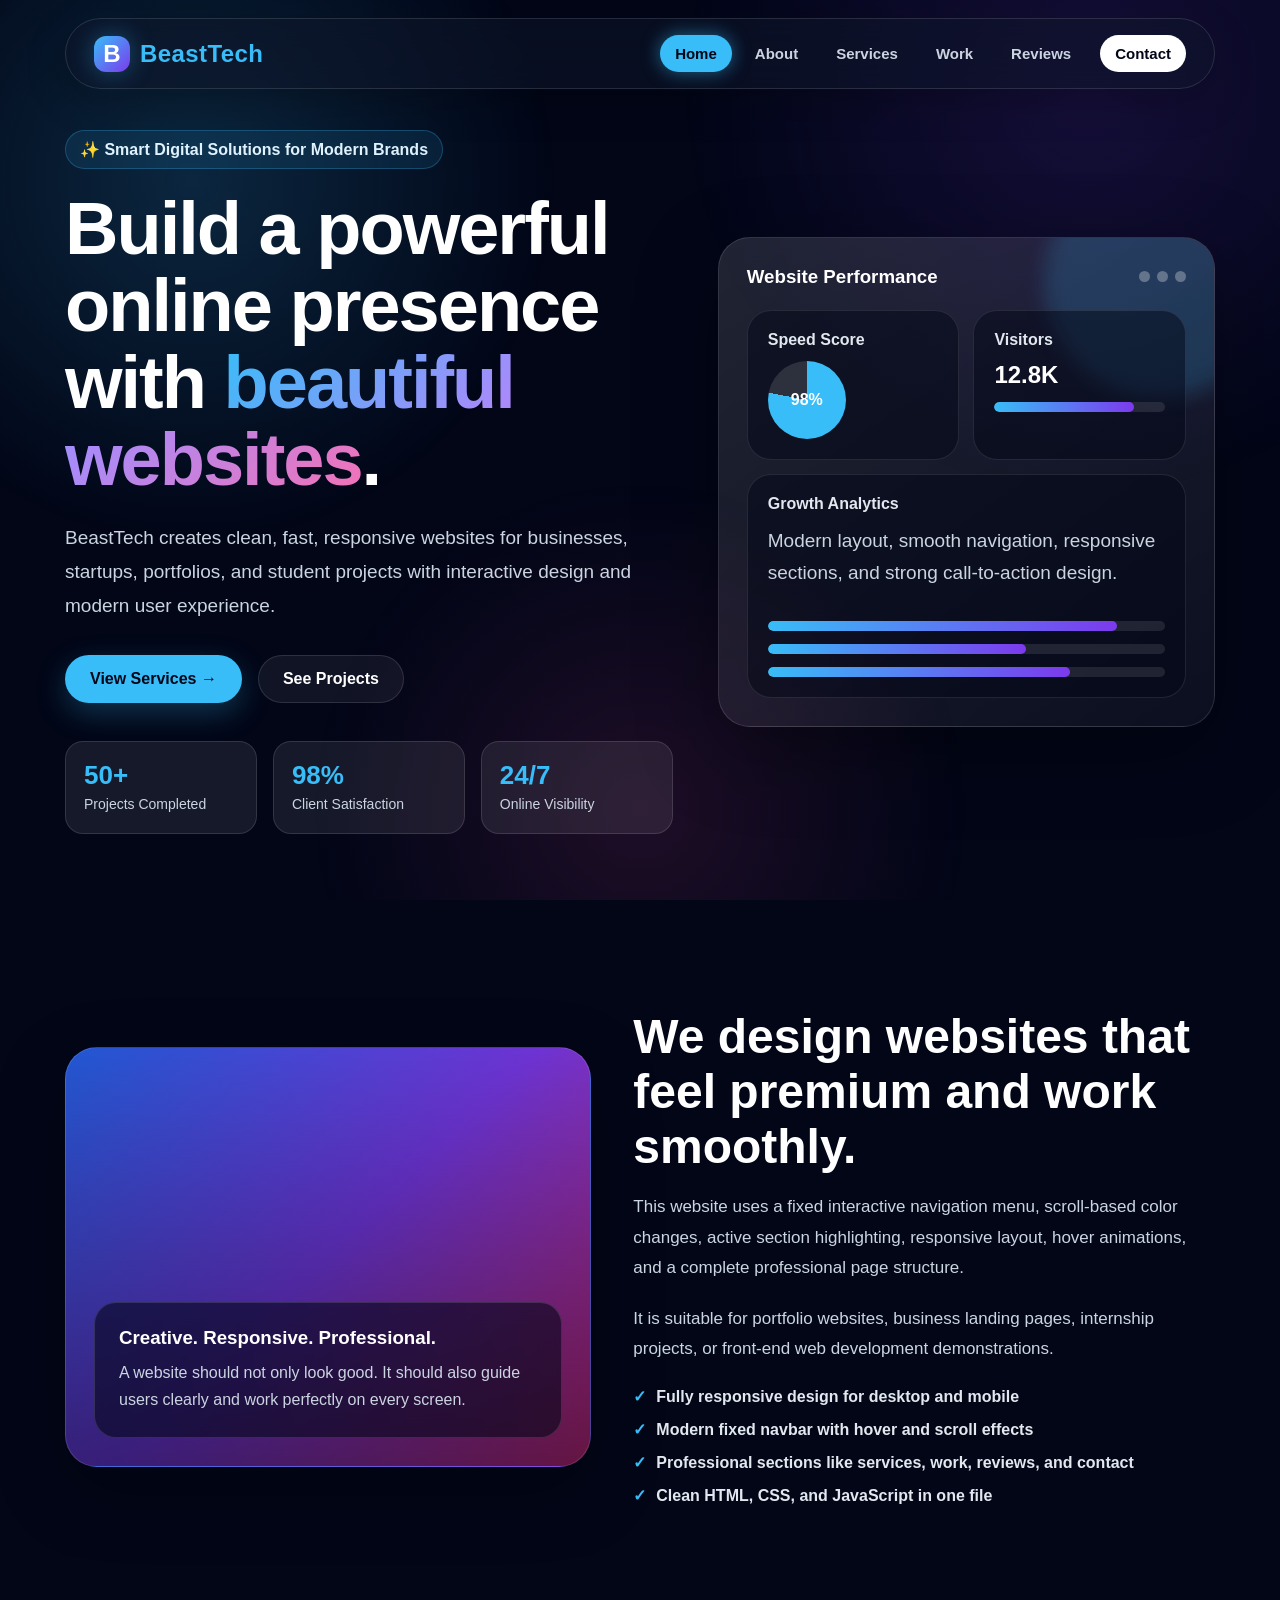
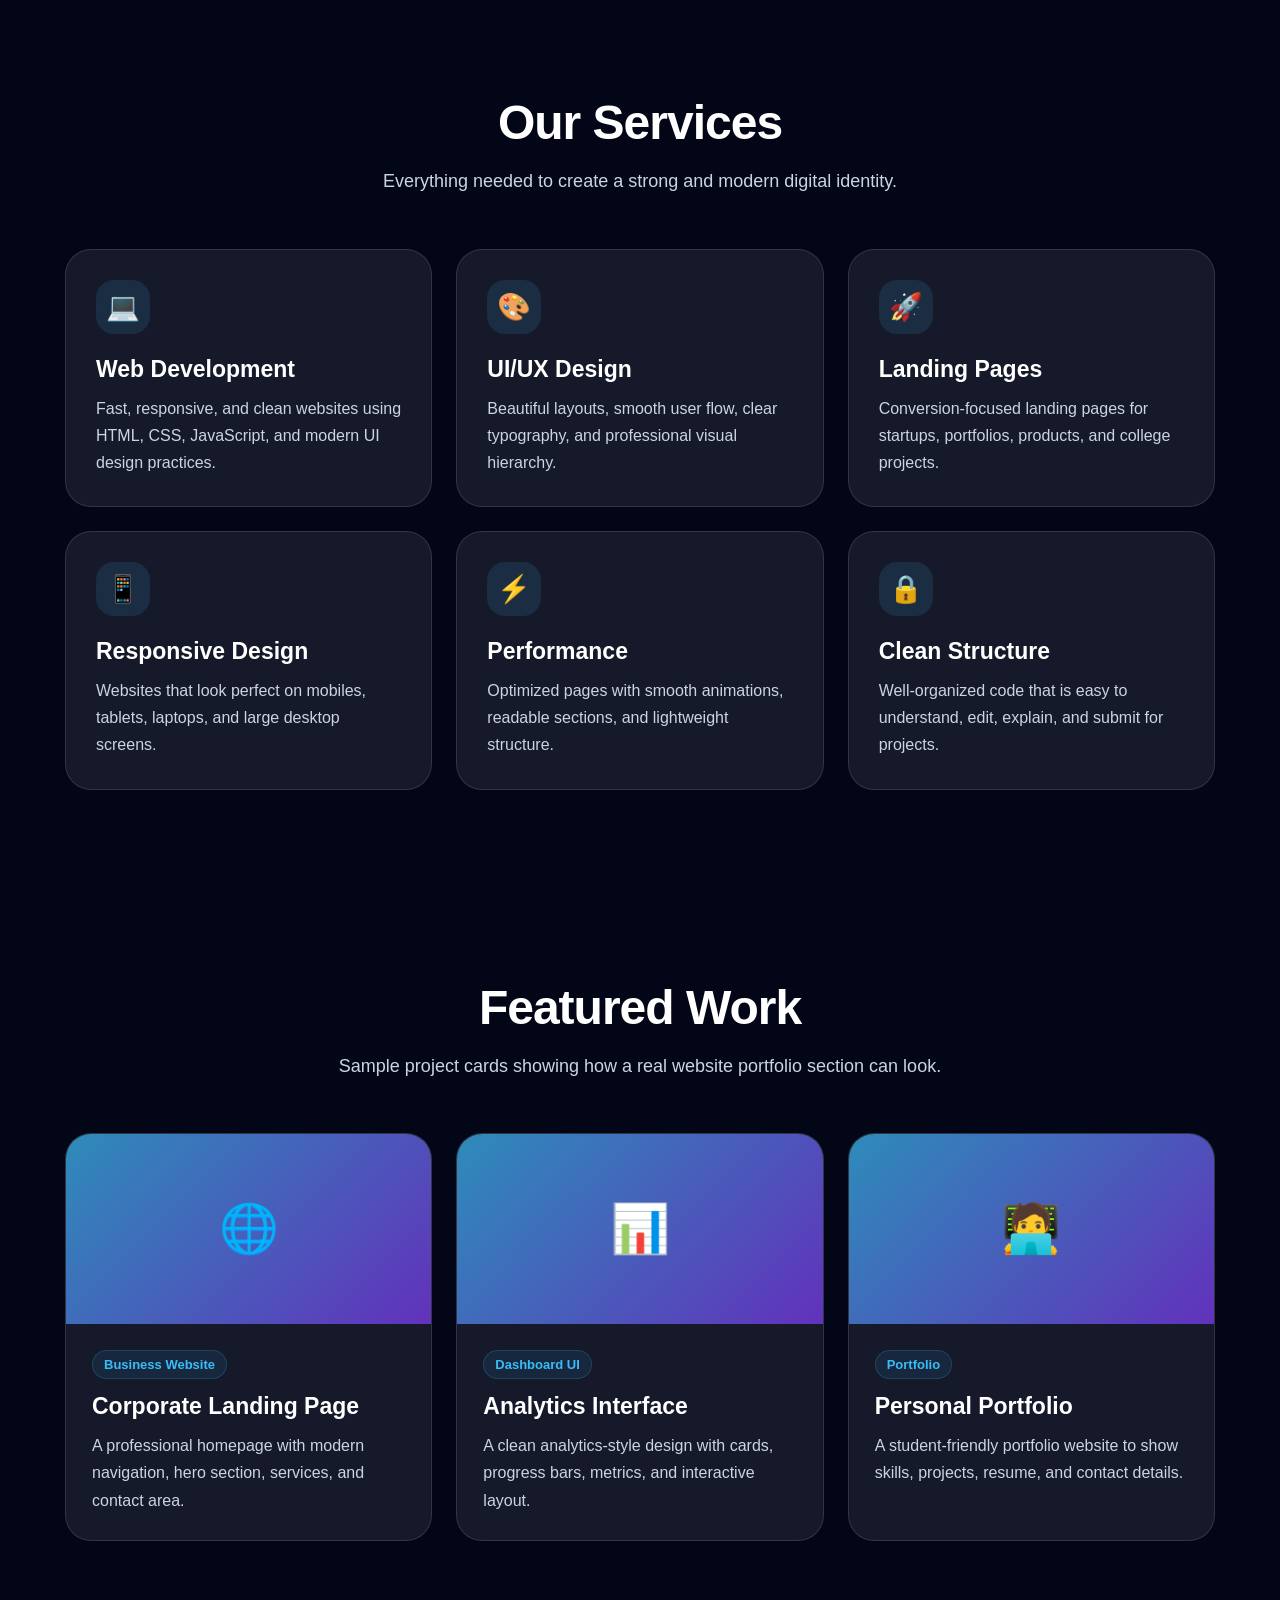
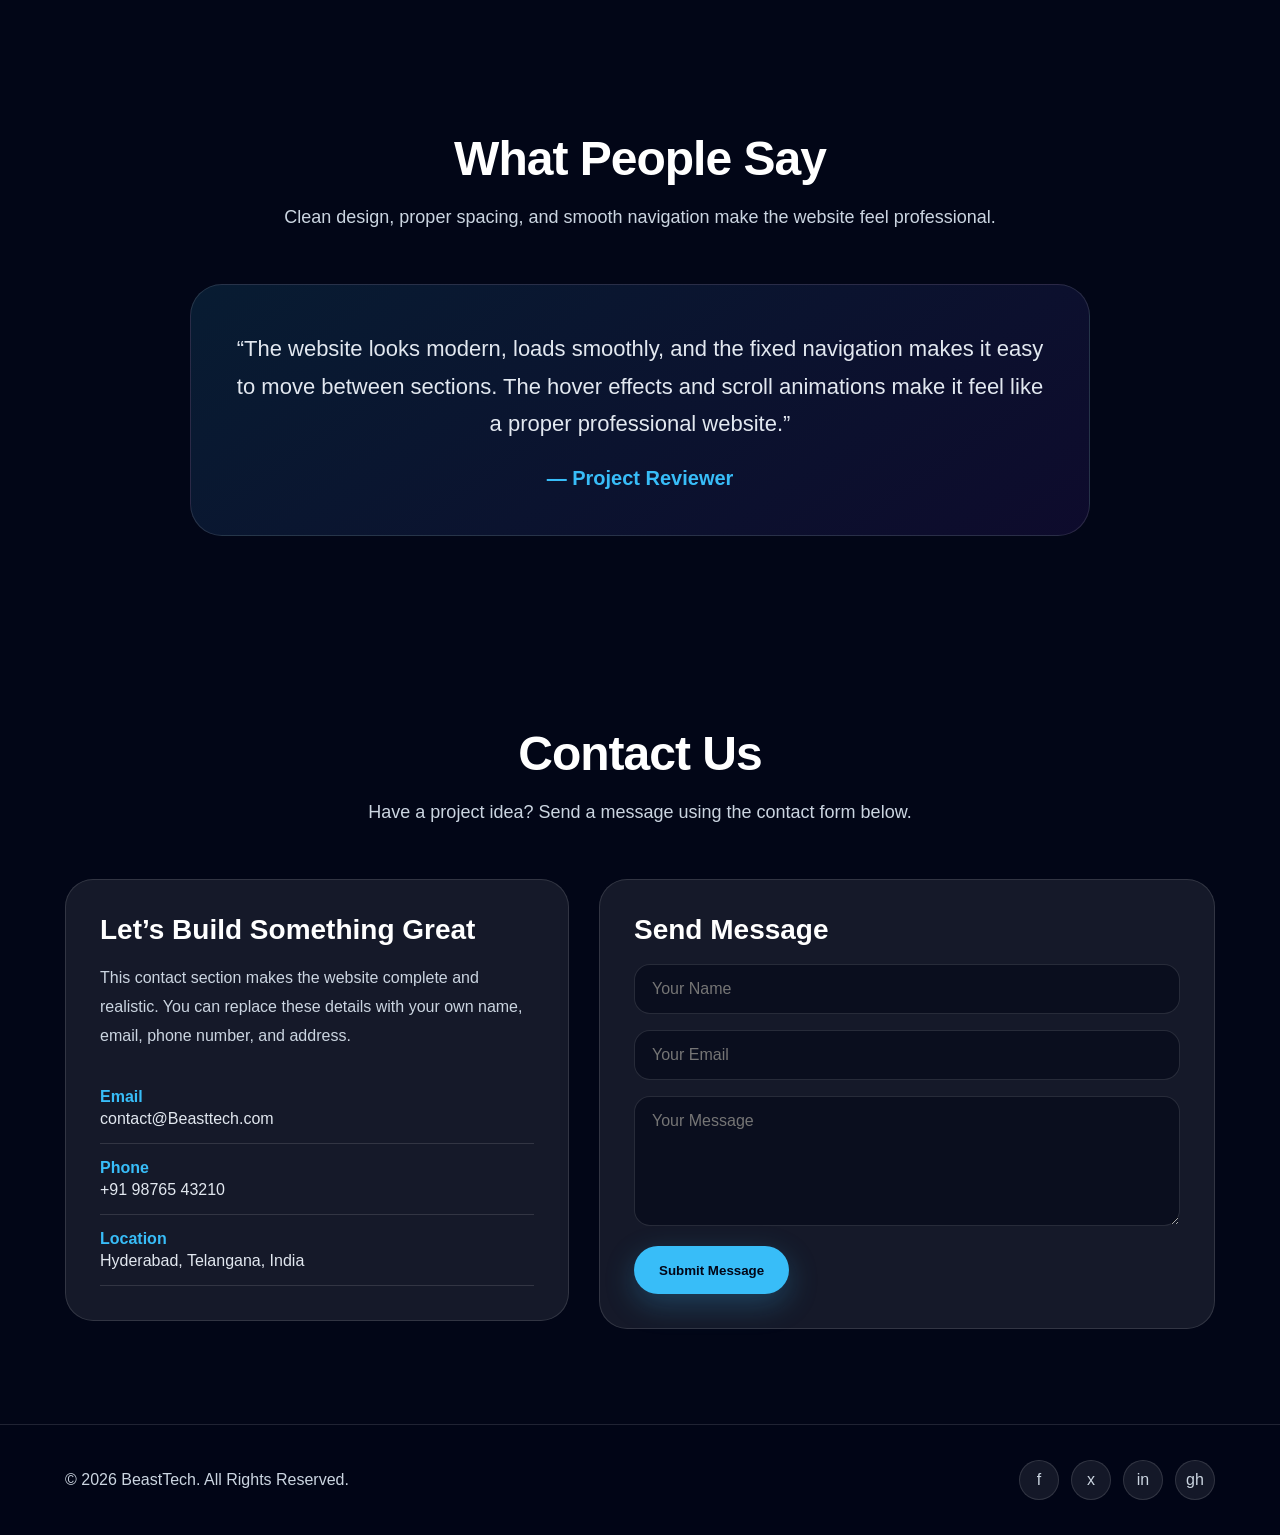
<file: PRODIGY_WD_01/index.html>
<!DOCTYPE html>
<html lang="en">
<head>
  <meta charset="UTF-8" />
  <meta name="viewport" content="width=device-width, initial-scale=1.0" />
  <title>BeastTech - Modern Business Website</title>

  <style>
    * {
      margin: 0;
      padding: 0;
      box-sizing: border-box;
      font-family: "Segoe UI", Tahoma, Geneva, Verdana, sans-serif;
    }

    :root {
      --primary: #38bdf8;
      --secondary: #7c3aed;
      --dark: #020617;
      --dark-soft: #0f172a;
      --card: rgba(255, 255, 255, 0.08);
      --text: #ffffff;
      --muted: #cbd5e1;
      --border: rgba(255, 255, 255, 0.12);
    }

    html {
      scroll-behavior: smooth;
    }

    body {
      background: var(--dark);
      color: var(--text);
      overflow-x: hidden;
    }

    body::before {
      content: "";
      position: fixed;
      inset: 0;
      background:
        radial-gradient(circle at 15% 20%, rgba(56, 189, 248, 0.18), transparent 28%),
        radial-gradient(circle at 85% 10%, rgba(124, 58, 237, 0.16), transparent 30%),
        radial-gradient(circle at 50% 90%, rgba(236, 72, 153, 0.12), transparent 32%);
      pointer-events: none;
      z-index: -1;
    }

    a {
      color: inherit;
    }

    .container {
      width: min(1150px, 92%);
      margin: auto;
    }

    /* NAVBAR */
    .navbar {
      position: fixed;
      top: 18px;
      left: 50%;
      transform: translateX(-50%);
      width: min(1150px, 92%);
      padding: 16px 28px;
      display: flex;
      justify-content: space-between;
      align-items: center;
      z-index: 1000;
      border-radius: 999px;
      background: rgba(15, 23, 42, 0.55);
      backdrop-filter: blur(16px);
      border: 1px solid var(--border);
      box-shadow: 0 12px 40px rgba(0, 0, 0, 0.22);
      transition: all 0.35s ease;
    }

    .navbar.scrolled {
      top: 0;
      width: 100%;
      border-radius: 0;
      padding: 13px 7%;
      background: rgba(2, 6, 23, 0.95);
      border-color: rgba(56, 189, 248, 0.14);
      box-shadow: 0 10px 30px rgba(0, 0, 0, 0.42);
    }

    .logo {
      display: flex;
      align-items: center;
      gap: 10px;
      text-decoration: none;
      font-size: 24px;
      font-weight: 900;
      letter-spacing: 0.4px;
    }

    .logo-icon {
      width: 36px;
      height: 36px;
      display: grid;
      place-items: center;
      border-radius: 12px;
      background: linear-gradient(135deg, var(--primary), var(--secondary));
      box-shadow: 0 0 24px rgba(56, 189, 248, 0.35);
    }

    .logo span:last-child {
      color: var(--primary);
    }

    .nav-links {
      display: flex;
      align-items: center;
      gap: 8px;
      list-style: none;
    }

    .nav-links a {
      display: inline-block;
      text-decoration: none;
      color: var(--muted);
      font-weight: 700;
      font-size: 15px;
      padding: 10px 15px;
      border-radius: 999px;
      transition: all 0.3s ease;
    }

    .nav-links a:hover,
    .nav-links a.active {
      color: #020617;
      background: var(--primary);
      box-shadow: 0 0 18px rgba(56, 189, 248, 0.5);
    }

    .nav-cta {
      background: #ffffff !important;
      color: #020617 !important;
      margin-left: 6px;
    }

    .nav-cta:hover {
      background: var(--primary) !important;
    }

    .menu-btn {
      display: none;
      background: transparent;
      color: white;
      border: none;
      font-size: 30px;
      cursor: pointer;
    }

    /* HERO */
    .hero {
      min-height: 100vh;
      display: flex;
      align-items: center;
      padding: 130px 0 80px;
    }

    .hero-grid {
      display: grid;
      grid-template-columns: 1.1fr 0.9fr;
      gap: 45px;
      align-items: center;
    }

    .badge {
      display: inline-flex;
      align-items: center;
      gap: 8px;
      padding: 9px 14px;
      border-radius: 999px;
      color: #e0f2fe;
      background: rgba(56, 189, 248, 0.1);
      border: 1px solid rgba(56, 189, 248, 0.26);
      font-weight: 700;
      margin-bottom: 22px;
    }

    .hero h1 {
      font-size: clamp(42px, 6vw, 74px);
      line-height: 1.04;
      letter-spacing: -2px;
      margin-bottom: 22px;
    }

    .gradient-text {
      background: linear-gradient(135deg, #38bdf8, #a78bfa, #f472b6);
      -webkit-background-clip: text;
      background-clip: text;
      color: transparent;
    }

    .hero p {
      color: var(--muted);
      font-size: 19px;
      line-height: 1.8;
      max-width: 620px;
      margin-bottom: 32px;
    }

    .hero-actions {
      display: flex;
      gap: 16px;
      flex-wrap: wrap;
      margin-bottom: 38px;
    }

    .btn {
      display: inline-flex;
      align-items: center;
      justify-content: center;
      gap: 8px;
      min-height: 48px;
      padding: 13px 24px;
      border-radius: 999px;
      border: 1px solid transparent;
      text-decoration: none;
      font-weight: 800;
      transition: all 0.3s ease;
      cursor: pointer;
    }

    .btn-primary {
      background: var(--primary);
      color: #020617;
      box-shadow: 0 10px 30px rgba(56, 189, 248, 0.25);
    }

    .btn-primary:hover {
      transform: translateY(-4px);
      box-shadow: 0 18px 40px rgba(56, 189, 248, 0.38);
    }

    .btn-outline {
      color: white;
      border-color: var(--border);
      background: rgba(255, 255, 255, 0.06);
    }

    .btn-outline:hover {
      border-color: var(--primary);
      color: var(--primary);
      transform: translateY(-4px);
    }

    .hero-stats {
      display: grid;
      grid-template-columns: repeat(3, 1fr);
      gap: 16px;
      max-width: 620px;
    }

    .stat {
      padding: 18px;
      border-radius: 18px;
      background: var(--card);
      border: 1px solid var(--border);
    }

    .stat h3 {
      font-size: 26px;
      color: var(--primary);
      margin-bottom: 4px;
    }

    .stat p {
      margin: 0;
      font-size: 14px;
      line-height: 1.4;
    }

    .hero-card {
      position: relative;
      min-height: 470px;
      padding: 28px;
      border-radius: 32px;
      background: linear-gradient(145deg, rgba(255,255,255,0.12), rgba(255,255,255,0.04));
      border: 1px solid var(--border);
      box-shadow: 0 25px 80px rgba(0, 0, 0, 0.35);
      overflow: hidden;
      animation: floatCard 4s ease-in-out infinite;
    }

    .hero-card::before {
      content: "";
      position: absolute;
      width: 230px;
      height: 230px;
      border-radius: 50%;
      background: rgba(56, 189, 248, 0.18);
      filter: blur(10px);
      top: -70px;
      right: -60px;
    }

    .dashboard {
      position: relative;
      z-index: 1;
    }

    .dashboard-top {
      display: flex;
      justify-content: space-between;
      align-items: center;
      margin-bottom: 22px;
    }

    .dots {
      display: flex;
      gap: 7px;
    }

    .dots span {
      width: 11px;
      height: 11px;
      border-radius: 50%;
      background: #64748b;
    }

    .dash-grid {
      display: grid;
      grid-template-columns: 1fr 1fr;
      gap: 14px;
    }

    .dash-box {
      min-height: 125px;
      padding: 20px;
      border-radius: 24px;
      background: rgba(2, 6, 23, 0.5);
      border: 1px solid rgba(255, 255, 255, 0.1);
    }

    .dash-box.large {
      grid-column: span 2;
      min-height: 160px;
    }

    .dash-box h4 {
      color: #e2e8f0;
      margin-bottom: 12px;
    }

    .bar {
      height: 10px;
      border-radius: 999px;
      background: rgba(255,255,255,0.1);
      overflow: hidden;
      margin-top: 13px;
    }

    .bar span {
      display: block;
      height: 100%;
      border-radius: inherit;
      background: linear-gradient(90deg, var(--primary), var(--secondary));
    }

    .circle {
      width: 78px;
      height: 78px;
      border-radius: 50%;
      background: conic-gradient(var(--primary) 78%, rgba(255,255,255,0.13) 0);
      display: grid;
      place-items: center;
      font-weight: 900;
      color: white;
    }

    /* COMMON SECTIONS */
    section:not(.hero) {
      padding: 95px 0;
    }

    .section-header {
      text-align: center;
      max-width: 750px;
      margin: 0 auto 52px;
    }

    .section-header h2 {
      font-size: clamp(32px, 4vw, 48px);
      margin-bottom: 16px;
      letter-spacing: -1px;
    }

    .section-header p {
      color: var(--muted);
      font-size: 18px;
      line-height: 1.7;
    }

    .cards-grid {
      display: grid;
      grid-template-columns: repeat(3, 1fr);
      gap: 24px;
    }

    .card {
      padding: 30px;
      border-radius: 26px;
      background: var(--card);
      border: 1px solid var(--border);
      transition: all 0.35s ease;
    }

    .card:hover {
      transform: translateY(-10px);
      border-color: rgba(56, 189, 248, 0.45);
      box-shadow: 0 24px 55px rgba(0, 0, 0, 0.32);
    }

    .icon {
      width: 54px;
      height: 54px;
      display: grid;
      place-items: center;
      border-radius: 18px;
      background: rgba(56, 189, 248, 0.12);
      color: var(--primary);
      font-size: 27px;
      margin-bottom: 22px;
    }

    .card h3 {
      font-size: 23px;
      margin-bottom: 12px;
    }

    .card p {
      color: var(--muted);
      line-height: 1.7;
      font-size: 16px;
    }

    /* ABOUT */
    .about-grid {
      display: grid;
      grid-template-columns: 0.95fr 1.05fr;
      gap: 42px;
      align-items: center;
    }

    .about-image {
      min-height: 420px;
      border-radius: 32px;
      background:
        linear-gradient(rgba(2, 6, 23, 0.12), rgba(2, 6, 23, 0.55)),
        linear-gradient(135deg, #2563eb, #7c3aed, #db2777);
      border: 1px solid var(--border);
      display: flex;
      align-items: flex-end;
      padding: 28px;
      box-shadow: 0 24px 70px rgba(0, 0, 0, 0.3);
    }

    .about-image-box {
      width: 100%;
      padding: 24px;
      border-radius: 22px;
      background: rgba(2, 6, 23, 0.58);
      backdrop-filter: blur(12px);
      border: 1px solid var(--border);
    }

    .about-content h2 {
      font-size: clamp(32px, 4vw, 48px);
      margin-bottom: 18px;
    }

    .about-content p {
      color: var(--muted);
      line-height: 1.8;
      margin-bottom: 20px;
      font-size: 17px;
    }

    .check-list {
      list-style: none;
      display: grid;
      gap: 14px;
      margin-top: 22px;
    }

    .check-list li {
      color: #e2e8f0;
      font-weight: 650;
    }

    .check-list li::before {
      content: "✓";
      color: var(--primary);
      font-weight: 900;
      margin-right: 10px;
    }

    /* WORK */
    .work-card {
      overflow: hidden;
      padding: 0;
    }

    .work-img {
      height: 190px;
      background: linear-gradient(135deg, rgba(56,189,248,0.7), rgba(124,58,237,0.75));
      display: flex;
      align-items: center;
      justify-content: center;
      font-size: 48px;
    }

    .work-body {
      padding: 26px;
    }

    .tag {
      display: inline-block;
      color: var(--primary);
      background: rgba(56, 189, 248, 0.1);
      border: 1px solid rgba(56, 189, 248, 0.18);
      padding: 6px 11px;
      border-radius: 999px;
      font-size: 13px;
      font-weight: 800;
      margin-bottom: 14px;
    }

    /* TESTIMONIAL */
    .testimonial {
      max-width: 900px;
      margin: auto;
      padding: 45px;
      border-radius: 32px;
      background: linear-gradient(145deg, rgba(56,189,248,0.12), rgba(124,58,237,0.10));
      border: 1px solid var(--border);
      text-align: center;
    }

    .testimonial p {
      color: #e2e8f0;
      font-size: 22px;
      line-height: 1.7;
      margin-bottom: 24px;
    }

    .testimonial h4 {
      color: var(--primary);
      font-size: 20px;
    }

    /* CONTACT */
    .contact-grid {
      display: grid;
      grid-template-columns: 0.9fr 1.1fr;
      gap: 30px;
      align-items: start;
    }

    .contact-info,
    .contact-form {
      padding: 34px;
      border-radius: 28px;
      background: var(--card);
      border: 1px solid var(--border);
    }

    .contact-info h3,
    .contact-form h3 {
      font-size: 28px;
      margin-bottom: 18px;
    }

    .contact-info p {
      color: var(--muted);
      line-height: 1.8;
      margin-bottom: 22px;
    }

    .contact-item {
      padding: 15px 0;
      border-bottom: 1px solid var(--border);
      color: #e2e8f0;
    }

    .contact-item strong {
      color: var(--primary);
      display: block;
      margin-bottom: 4px;
    }

    .form-group {
      margin-bottom: 16px;
    }

    input,
    textarea {
      width: 100%;
      padding: 15px 17px;
      border-radius: 16px;
      border: 1px solid var(--border);
      outline: none;
      background: rgba(2, 6, 23, 0.55);
      color: white;
      font-size: 16px;
      transition: all 0.3s ease;
    }

    input:focus,
    textarea:focus {
      border-color: var(--primary);
      box-shadow: 0 0 0 4px rgba(56, 189, 248, 0.1);
    }

    textarea {
      min-height: 130px;
      resize: vertical;
    }

    .form-message {
      margin-top: 14px;
      color: var(--primary);
      font-weight: 700;
      display: none;
    }

    /* FOOTER */
    footer {
      padding: 35px 0;
      border-top: 1px solid var(--border);
      background: rgba(2, 6, 23, 0.85);
    }

    .footer-content {
      display: flex;
      justify-content: space-between;
      align-items: center;
      gap: 20px;
      flex-wrap: wrap;
      color: var(--muted);
    }

    .socials {
      display: flex;
      gap: 12px;
    }

    .socials a {
      width: 40px;
      height: 40px;
      display: grid;
      place-items: center;
      text-decoration: none;
      border-radius: 50%;
      background: rgba(255,255,255,0.08);
      border: 1px solid var(--border);
      transition: all 0.3s ease;
    }

    .socials a:hover {
      background: var(--primary);
      color: #020617;
      transform: translateY(-4px);
    }

    .reveal {
      opacity: 0;
      transform: translateY(35px);
      transition: all 0.7s ease;
    }

    .reveal.show {
      opacity: 1;
      transform: translateY(0);
    }

    @keyframes floatCard {
      0%, 100% { transform: translateY(0); }
      50% { transform: translateY(-14px); }
    }

    @media (max-width: 980px) {
      .hero-grid,
      .about-grid,
      .contact-grid {
        grid-template-columns: 1fr;
      }

      .hero-card {
        min-height: auto;
      }

      .cards-grid {
        grid-template-columns: repeat(2, 1fr);
      }
    }

    @media (max-width: 768px) {
      .navbar,
      .navbar.scrolled {
        top: 0;
        width: 100%;
        border-radius: 0;
        padding: 14px 22px;
      }

      .menu-btn {
        display: block;
      }

      .nav-links {
        position: absolute;
        top: 64px;
        left: 0;
        width: 100%;
        flex-direction: column;
        align-items: stretch;
        gap: 0;
        background: rgba(2, 6, 23, 0.98);
        border-bottom: 1px solid var(--border);
        max-height: 0;
        overflow: hidden;
        transition: max-height 0.35s ease;
      }

      .nav-links.show {
        max-height: 420px;
      }

      .nav-links li {
        width: 100%;
      }

      .nav-links a {
        width: 100%;
        border-radius: 0;
        padding: 16px 28px;
      }

      .nav-cta {
        margin-left: 0;
        background: transparent !important;
        color: var(--muted) !important;
      }

      .nav-cta:hover {
        background: var(--primary) !important;
        color: #020617 !important;
      }

      .hero {
        padding-top: 105px;
      }

      .hero-stats,
      .dash-grid,
      .cards-grid {
        grid-template-columns: 1fr;
      }

      .dash-box.large {
        grid-column: span 1;
      }

      section:not(.hero) {
        padding: 75px 0;
      }

      .testimonial,
      .contact-info,
      .contact-form,
      .card {
        padding: 26px;
      }
    }
  </style>
</head>
<body>

  <!-- NAVIGATION -->
  <nav class="navbar" id="navbar">
    <a href="#home" class="logo" aria-label="BeastTech Home">
      <span class="logo-icon">B</span>
      <span>Beast<span>Tech</span></span>
    </a>

    <button class="menu-btn" id="menuBtn" aria-label="Open navigation menu">☰</button>

    <ul class="nav-links" id="navLinks">
      <li><a href="#home" class="active">Home</a></li>
      <li><a href="#about">About</a></li>
      <li><a href="#services">Services</a></li>
      <li><a href="#work">Work</a></li>
      <li><a href="#reviews">Reviews</a></li>
      <li><a href="#contact" class="nav-cta">Contact</a></li>
    </ul>
  </nav>

  <!-- HERO -->
  <section class="hero" id="home">
    <div class="container hero-grid">
      <div class="hero-content reveal show">
        <div class="badge">✨ Smart Digital Solutions for Modern Brands</div>
        <h1>Build a powerful online presence with <span class="gradient-text">beautiful websites</span>.</h1>
        <p>
          BeastTech creates clean, fast, responsive websites for businesses, startups,
          portfolios, and student projects with interactive design and modern user experience.
        </p>
        <div class="hero-actions">
          <a href="#services" class="btn btn-primary">View Services →</a>
          <a href="#work" class="btn btn-outline">See Projects</a>
        </div>
        <div class="hero-stats">
          <div class="stat">
            <h3>50+</h3>
            <p>Projects Completed</p>
          </div>
          <div class="stat">
            <h3>98%</h3>
            <p>Client Satisfaction</p>
          </div>
          <div class="stat">
            <h3>24/7</h3>
            <p>Online Visibility</p>
          </div>
        </div>
      </div>

      <div class="hero-card reveal show">
        <div class="dashboard">
          <div class="dashboard-top">
            <h3>Website Performance</h3>
            <div class="dots"><span></span><span></span><span></span></div>
          </div>

          <div class="dash-grid">
            <div class="dash-box">
              <h4>Speed Score</h4>
              <div class="circle">98%</div>
            </div>
            <div class="dash-box">
              <h4>Visitors</h4>
              <h2>12.8K</h2>
              <div class="bar"><span style="width: 82%"></span></div>
            </div>
            <div class="dash-box large">
              <h4>Growth Analytics</h4>
              <p style="color:#cbd5e1; line-height:1.7;">Modern layout, smooth navigation, responsive sections, and strong call-to-action design.</p>
              <div class="bar"><span style="width: 88%"></span></div>
              <div class="bar"><span style="width: 65%"></span></div>
              <div class="bar"><span style="width: 76%"></span></div>
            </div>
          </div>
        </div>
      </div>
    </div>
  </section>

  <!-- ABOUT -->
  <section id="about">
    <div class="container about-grid reveal">
      <div class="about-image">
        <div class="about-image-box">
          <h3>Creative. Responsive. Professional.</h3>
          <p style="color:#cbd5e1; margin-top:10px; line-height:1.7;">A website should not only look good. It should also guide users clearly and work perfectly on every screen.</p>
        </div>
      </div>

      <div class="about-content">
        <h2>We design websites that feel premium and work smoothly.</h2>
        <p>
          This website uses a fixed interactive navigation menu, scroll-based color changes,
          active section highlighting, responsive layout, hover animations, and a complete
          professional page structure.
        </p>
        <p>
          It is suitable for portfolio websites, business landing pages, internship projects,
          or front-end web development demonstrations.
        </p>
        <ul class="check-list">
          <li>Fully responsive design for desktop and mobile</li>
          <li>Modern fixed navbar with hover and scroll effects</li>
          <li>Professional sections like services, work, reviews, and contact</li>
          <li>Clean HTML, CSS, and JavaScript in one file</li>
        </ul>
      </div>
    </div>
  </section>

  <!-- SERVICES -->
  <section id="services">
    <div class="container">
      <div class="section-header reveal">
        <h2>Our Services</h2>
        <p>Everything needed to create a strong and modern digital identity.</p>
      </div>

      <div class="cards-grid">
        <div class="card reveal">
          <div class="icon">💻</div>
          <h3>Web Development</h3>
          <p>Fast, responsive, and clean websites using HTML, CSS, JavaScript, and modern UI design practices.</p>
        </div>
        <div class="card reveal">
          <div class="icon">🎨</div>
          <h3>UI/UX Design</h3>
          <p>Beautiful layouts, smooth user flow, clear typography, and professional visual hierarchy.</p>
        </div>
        <div class="card reveal">
          <div class="icon">🚀</div>
          <h3>Landing Pages</h3>
          <p>Conversion-focused landing pages for startups, portfolios, products, and college projects.</p>
        </div>
        <div class="card reveal">
          <div class="icon">📱</div>
          <h3>Responsive Design</h3>
          <p>Websites that look perfect on mobiles, tablets, laptops, and large desktop screens.</p>
        </div>
        <div class="card reveal">
          <div class="icon">⚡</div>
          <h3>Performance</h3>
          <p>Optimized pages with smooth animations, readable sections, and lightweight structure.</p>
        </div>
        <div class="card reveal">
          <div class="icon">🔒</div>
          <h3>Clean Structure</h3>
          <p>Well-organized code that is easy to understand, edit, explain, and submit for projects.</p>
        </div>
      </div>
    </div>
  </section>

  <!-- WORK -->
  <section id="work">
    <div class="container">
      <div class="section-header reveal">
        <h2>Featured Work</h2>
        <p>Sample project cards showing how a real website portfolio section can look.</p>
      </div>

      <div class="cards-grid">
        <div class="card work-card reveal">
          <div class="work-img">🌐</div>
          <div class="work-body">
            <span class="tag">Business Website</span>
            <h3>Corporate Landing Page</h3>
            <p>A professional homepage with modern navigation, hero section, services, and contact area.</p>
          </div>
        </div>
        <div class="card work-card reveal">
          <div class="work-img">📊</div>
          <div class="work-body">
            <span class="tag">Dashboard UI</span>
            <h3>Analytics Interface</h3>
            <p>A clean analytics-style design with cards, progress bars, metrics, and interactive layout.</p>
          </div>
        </div>
        <div class="card work-card reveal">
          <div class="work-img">🧑‍💻</div>
          <div class="work-body">
            <span class="tag">Portfolio</span>
            <h3>Personal Portfolio</h3>
            <p>A student-friendly portfolio website to show skills, projects, resume, and contact details.</p>
          </div>
        </div>
      </div>
    </div>
  </section>

  <!-- REVIEWS -->
  <section id="reviews">
    <div class="container">
      <div class="section-header reveal">
        <h2>What People Say</h2>
        <p>Clean design, proper spacing, and smooth navigation make the website feel professional.</p>
      </div>

      <div class="testimonial reveal">
        <p>
          “The website looks modern, loads smoothly, and the fixed navigation makes it easy
          to move between sections. The hover effects and scroll animations make it feel like
          a proper professional website.”
        </p>
        <h4>— Project Reviewer</h4>
      </div>
    </div>
  </section>

  <!-- CONTACT -->
  <section id="contact">
    <div class="container">
      <div class="section-header reveal">
        <h2>Contact Us</h2>
        <p>Have a project idea? Send a message using the contact form below.</p>
      </div>

      <div class="contact-grid">
        <div class="contact-info reveal">
          <h3>Let’s Build Something Great</h3>
          <p>
            This contact section makes the website complete and realistic. You can replace
            these details with your own name, email, phone number, and address.
          </p>
          <div class="contact-item">
            <strong>Email</strong>
            contact@Beasttech.com
          </div>
          <div class="contact-item">
            <strong>Phone</strong>
            +91 98765 43210
          </div>
          <div class="contact-item">
            <strong>Location</strong>
            Hyderabad, Telangana, India
          </div>
        </div>

        <form class="contact-form reveal" id="contactForm">
          <h3>Send Message</h3>
          <div class="form-group">
            <input type="text" id="name" placeholder="Your Name" required />
          </div>
          <div class="form-group">
            <input type="email" id="email" placeholder="Your Email" required />
          </div>
          <div class="form-group">
            <textarea id="message" placeholder="Your Message" required></textarea>
          </div>
          <button type="submit" class="btn btn-primary">Submit Message</button>
          <p class="form-message" id="formMessage">Message submitted successfully!</p>
        </form>
      </div>
    </div>
  </section>

  <!-- FOOTER -->
  <footer>
    <div class="container footer-content">
      <p>© 2026 BeastTech. All Rights Reserved.</p>
      <div class="socials">
        <a href="#" aria-label="Facebook">f</a>
        <a href="#" aria-label="Twitter">x</a>
        <a href="#" aria-label="LinkedIn">in</a>
        <a href="#" aria-label="GitHub">gh</a>
      </div>
    </div>
  </footer>

  <script>
    const navbar = document.getElementById("navbar");
    const menuBtn = document.getElementById("menuBtn");
    const navLinks = document.getElementById("navLinks");
    const links = document.querySelectorAll(".nav-links a");
    const sections = document.querySelectorAll("section[id]");
    const revealElements = document.querySelectorAll(".reveal");
    const contactForm = document.getElementById("contactForm");
    const formMessage = document.getElementById("formMessage");

    function updateNavbar() {
      if (window.scrollY > 60) {
        navbar.classList.add("scrolled");
      } else {
        navbar.classList.remove("scrolled");
      }
    }

    function updateActiveLink() {
      let current = "home";

      sections.forEach(section => {
        const sectionTop = section.offsetTop - 160;
        const sectionHeight = section.offsetHeight;

        if (window.scrollY >= sectionTop && window.scrollY < sectionTop + sectionHeight) {
          current = section.getAttribute("id");
        }
      });

      links.forEach(link => {
        link.classList.remove("active");
        if (link.getAttribute("href") === `#${current}`) {
          link.classList.add("active");
        }
      });
    }

    function revealOnScroll() {
      revealElements.forEach(element => {
        const windowHeight = window.innerHeight;
        const elementTop = element.getBoundingClientRect().top;
        const revealPoint = 120;

        if (elementTop < windowHeight - revealPoint) {
          element.classList.add("show");
        }
      });
    }

    window.addEventListener("scroll", () => {
      updateNavbar();
      updateActiveLink();
      revealOnScroll();
    });

    menuBtn.addEventListener("click", () => {
      navLinks.classList.toggle("show");
      menuBtn.textContent = navLinks.classList.contains("show") ? "✕" : "☰";
    });

    links.forEach(link => {
      link.addEventListener("click", () => {
        navLinks.classList.remove("show");
        menuBtn.textContent = "☰";
      });
    });

    contactForm.addEventListener("submit", event => {
      event.preventDefault();
      formMessage.style.display = "block";
      contactForm.reset();

      setTimeout(() => {
        formMessage.style.display = "none";
      }, 3000);
    });

    updateNavbar();
    updateActiveLink();
    revealOnScroll();
  </script>
</body>
</html>
</file>
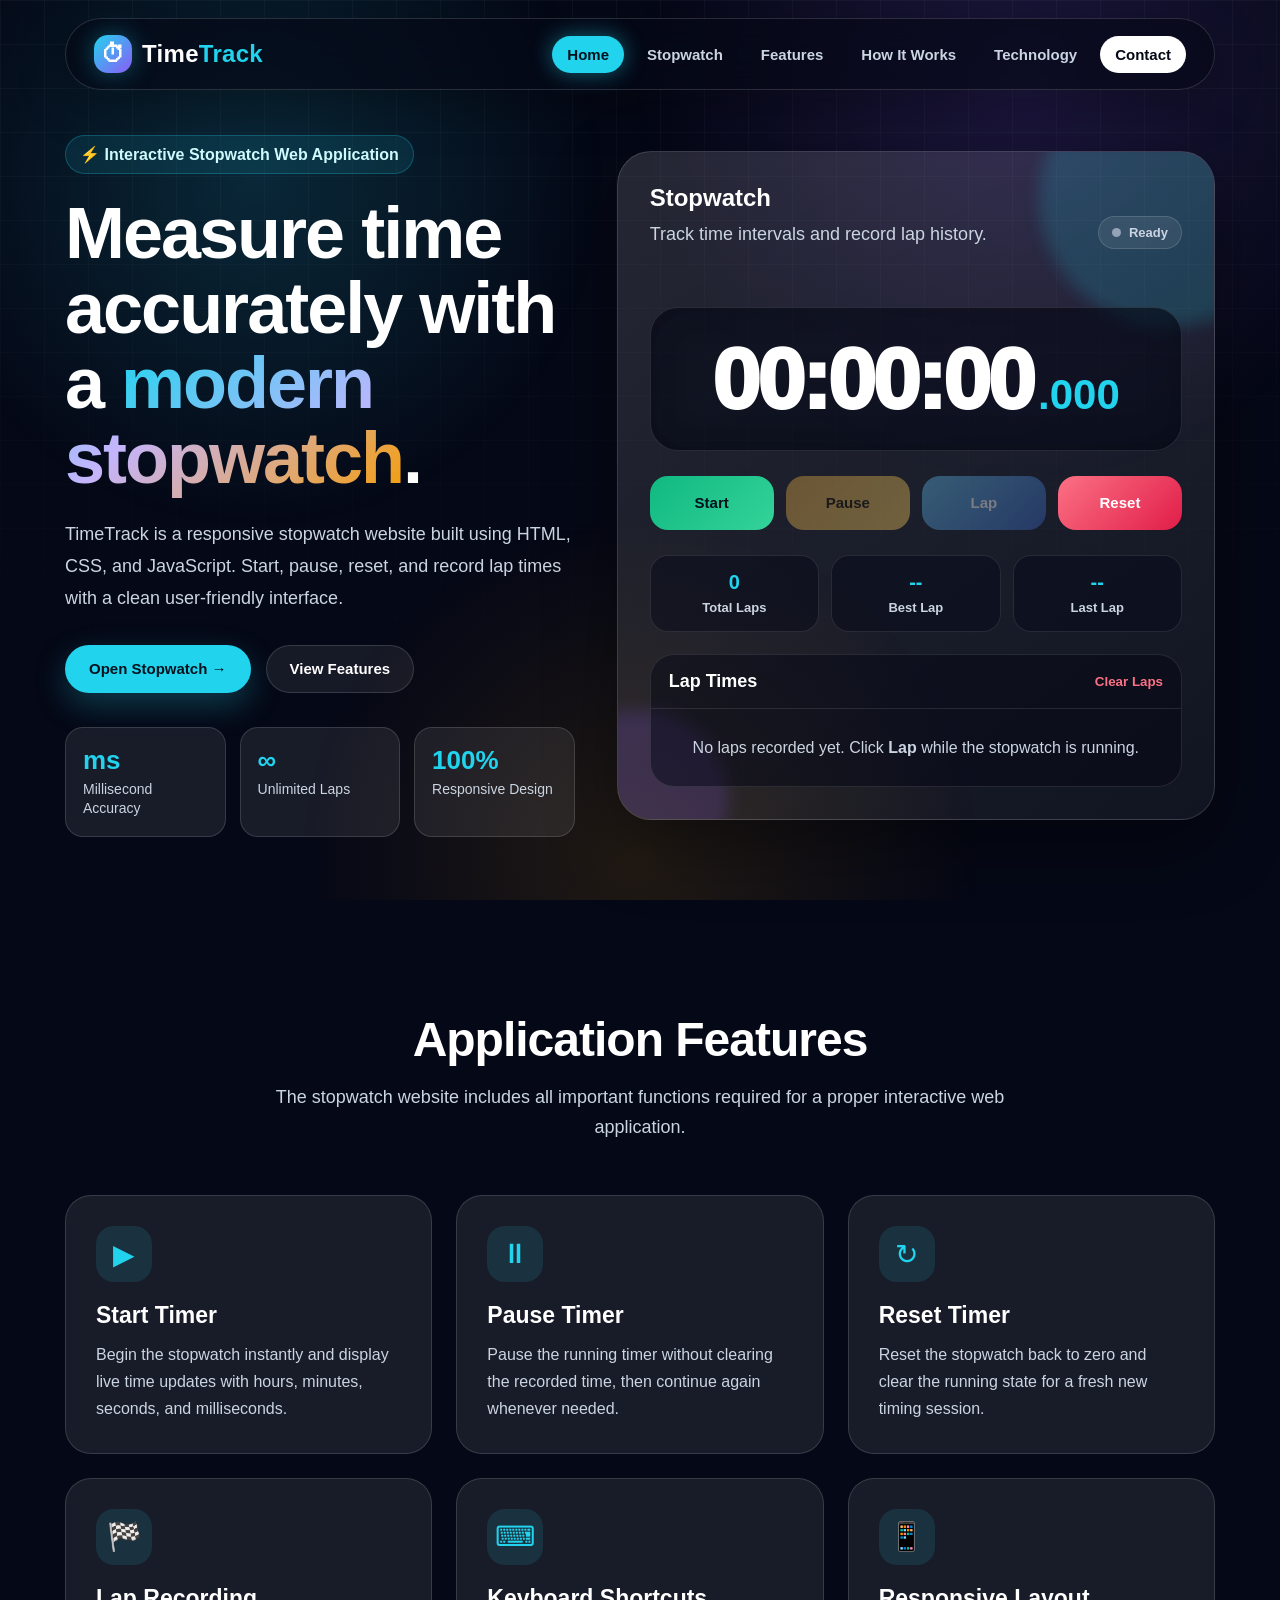
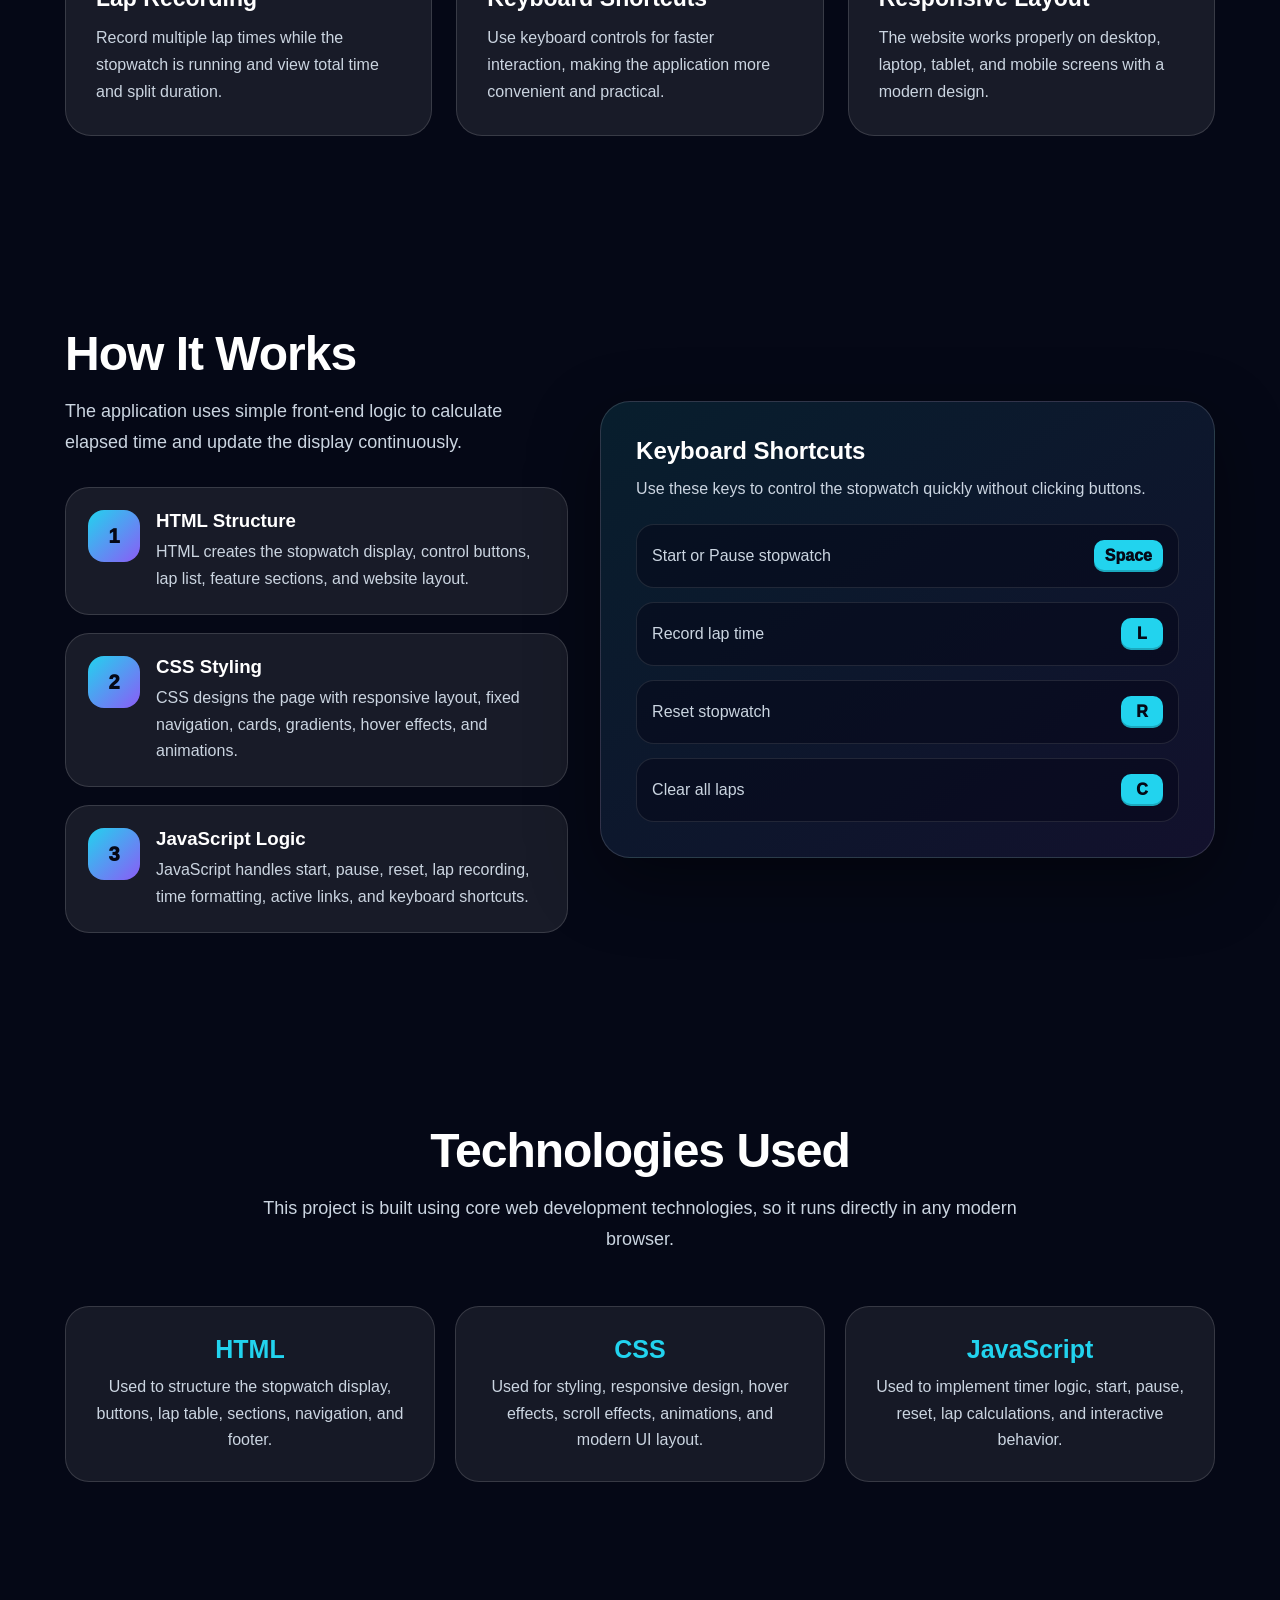
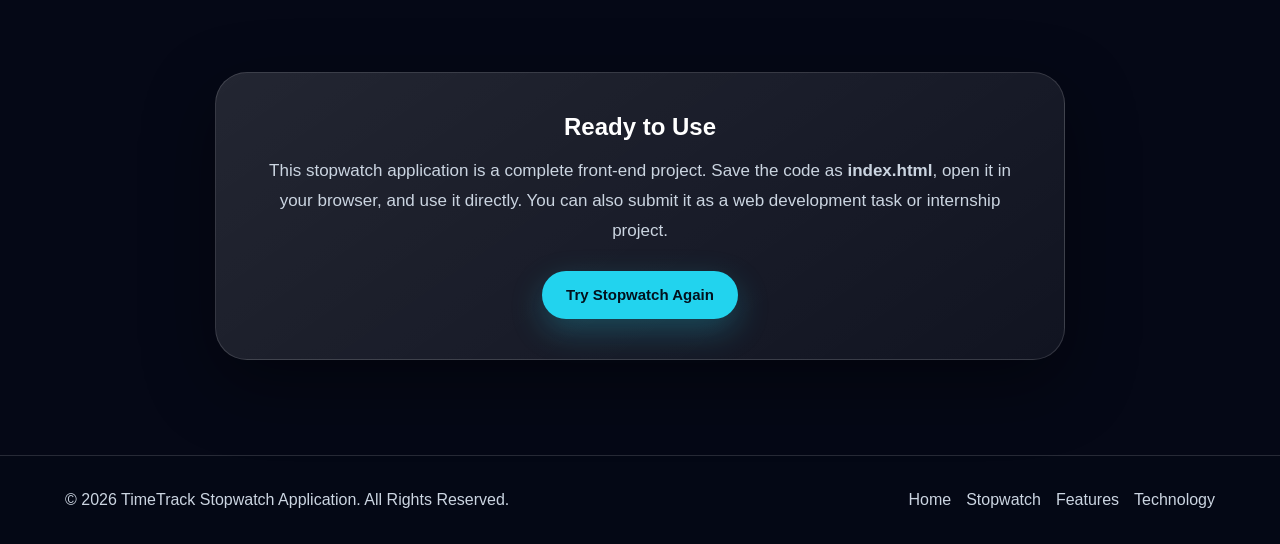
<file: PRODIGY_WD_02/index.html>
<!DOCTYPE html>
<html lang="en">
<head>
  <meta charset="UTF-8" />
  <meta name="viewport" content="width=device-width, initial-scale=1.0" />
  <title>TimeTrack - Stopwatch Web Application</title>

  <style>
    * {
      margin: 0;
      padding: 0;
      box-sizing: border-box;
      font-family: "Segoe UI", Tahoma, Geneva, Verdana, sans-serif;
    }

    :root {
      --bg: #050816;
      --card: rgba(255, 255, 255, 0.08);
      --card-strong: rgba(255, 255, 255, 0.13);
      --primary: #22d3ee;
      --secondary: #8b5cf6;
      --accent: #f59e0b;
      --danger: #fb7185;
      --success: #34d399;
      --text: #ffffff;
      --muted: #cbd5e1;
      --border: rgba(255, 255, 255, 0.14);
      --shadow: 0 24px 70px rgba(0, 0, 0, 0.4);
    }

    html {
      scroll-behavior: smooth;
    }

    body {
      min-height: 100vh;
      background: var(--bg);
      color: var(--text);
      overflow-x: hidden;
    }

    body::before {
      content: "";
      position: fixed;
      inset: 0;
      background:
        radial-gradient(circle at 20% 20%, rgba(34, 211, 238, 0.16), transparent 28%),
        radial-gradient(circle at 80% 10%, rgba(139, 92, 246, 0.18), transparent 30%),
        radial-gradient(circle at 50% 95%, rgba(245, 158, 11, 0.12), transparent 32%);
      pointer-events: none;
      z-index: -2;
    }

    body::after {
      content: "";
      position: fixed;
      inset: 0;
      background-image:
        linear-gradient(rgba(255,255,255,0.035) 1px, transparent 1px),
        linear-gradient(90deg, rgba(255,255,255,0.035) 1px, transparent 1px);
      background-size: 44px 44px;
      mask-image: linear-gradient(to bottom, black, transparent 85%);
      pointer-events: none;
      z-index: -1;
    }

    a {
      color: inherit;
      text-decoration: none;
    }

    .container {
      width: min(1150px, 92%);
      margin: auto;
    }

    /* NAVBAR */
    .navbar {
      position: fixed;
      top: 18px;
      left: 50%;
      transform: translateX(-50%);
      width: min(1150px, 92%);
      padding: 16px 28px;
      display: flex;
      align-items: center;
      justify-content: space-between;
      border-radius: 999px;
      background: rgba(5, 8, 22, 0.66);
      border: 1px solid var(--border);
      backdrop-filter: blur(18px);
      box-shadow: 0 14px 50px rgba(0, 0, 0, 0.28);
      z-index: 999;
      transition: all 0.35s ease;
    }

    .navbar.scrolled {
      top: 0;
      width: 100%;
      border-radius: 0;
      padding: 13px 7%;
      background: rgba(5, 8, 22, 0.96);
      border-color: rgba(34, 211, 238, 0.16);
    }

    .logo {
      display: flex;
      align-items: center;
      gap: 10px;
      font-size: 24px;
      font-weight: 900;
      letter-spacing: 0.3px;
    }

    .logo-icon {
      width: 38px;
      height: 38px;
      display: grid;
      place-items: center;
      border-radius: 14px;
      background: linear-gradient(135deg, var(--primary), var(--secondary));
      box-shadow: 0 0 24px rgba(34, 211, 238, 0.35);
    }

    .logo span:last-child span {
      color: var(--primary);
    }

    .nav-links {
      display: flex;
      align-items: center;
      gap: 8px;
      list-style: none;
    }

    .nav-links a {
      display: inline-block;
      padding: 10px 15px;
      color: var(--muted);
      font-size: 15px;
      font-weight: 750;
      border-radius: 999px;
      transition: all 0.28s ease;
    }

    .nav-links a:hover,
    .nav-links a.active {
      color: #03111d;
      background: var(--primary);
      box-shadow: 0 0 22px rgba(34, 211, 238, 0.45);
    }

    .nav-cta {
      background: #ffffff !important;
      color: #050816 !important;
    }

    .nav-cta:hover {
      background: var(--primary) !important;
    }

    .menu-btn {
      display: none;
      background: transparent;
      border: none;
      color: white;
      font-size: 30px;
      cursor: pointer;
    }

    /* HERO */
    .hero {
      min-height: 100vh;
      display: flex;
      align-items: center;
      padding: 135px 0 80px;
    }

    .hero-grid {
      display: grid;
      grid-template-columns: 0.92fr 1.08fr;
      gap: 42px;
      align-items: center;
    }

    .badge {
      display: inline-flex;
      align-items: center;
      gap: 8px;
      padding: 9px 14px;
      margin-bottom: 22px;
      border-radius: 999px;
      background: rgba(34, 211, 238, 0.1);
      border: 1px solid rgba(34, 211, 238, 0.25);
      color: #cffafe;
      font-weight: 800;
    }

    .hero h1 {
      font-size: clamp(42px, 6vw, 72px);
      line-height: 1.04;
      letter-spacing: -2px;
      margin-bottom: 22px;
    }

    .gradient-text {
      background: linear-gradient(135deg, var(--primary), #c4b5fd, var(--accent));
      -webkit-background-clip: text;
      background-clip: text;
      color: transparent;
    }

    .hero p {
      color: var(--muted);
      font-size: 18px;
      line-height: 1.8;
      margin-bottom: 30px;
      max-width: 620px;
    }

    .hero-actions {
      display: flex;
      flex-wrap: wrap;
      gap: 15px;
      margin-bottom: 34px;
    }

    .btn {
      display: inline-flex;
      align-items: center;
      justify-content: center;
      gap: 8px;
      min-height: 48px;
      padding: 13px 23px;
      border: 1px solid transparent;
      border-radius: 999px;
      font-weight: 900;
      cursor: pointer;
      transition: all 0.3s ease;
      font-size: 15px;
    }

    .btn-primary {
      background: var(--primary);
      color: #03111d;
      box-shadow: 0 12px 32px rgba(34, 211, 238, 0.25);
    }

    .btn-primary:hover {
      transform: translateY(-4px);
      box-shadow: 0 18px 42px rgba(34, 211, 238, 0.4);
    }

    .btn-outline {
      background: rgba(255, 255, 255, 0.07);
      border-color: var(--border);
      color: white;
    }

    .btn-outline:hover {
      color: var(--primary);
      border-color: var(--primary);
      transform: translateY(-4px);
    }

    .quick-info {
      display: grid;
      grid-template-columns: repeat(3, 1fr);
      gap: 14px;
      max-width: 620px;
    }

    .quick-card {
      padding: 17px;
      border-radius: 18px;
      background: var(--card);
      border: 1px solid var(--border);
    }

    .quick-card h3 {
      color: var(--primary);
      font-size: 26px;
      margin-bottom: 4px;
    }

    .quick-card p {
      margin: 0;
      font-size: 14px;
      line-height: 1.4;
    }

    /* STOPWATCH CARD */
    .stopwatch-card {
      position: relative;
      padding: 32px;
      border-radius: 34px;
      background: linear-gradient(145deg, rgba(255,255,255,0.13), rgba(255,255,255,0.05));
      border: 1px solid var(--border);
      box-shadow: var(--shadow);
      overflow: hidden;
    }

    .stopwatch-card::before {
      content: "";
      position: absolute;
      width: 260px;
      height: 260px;
      right: -85px;
      top: -85px;
      border-radius: 50%;
      background: rgba(34, 211, 238, 0.17);
      filter: blur(8px);
    }

    .stopwatch-card::after {
      content: "";
      position: absolute;
      width: 180px;
      height: 180px;
      left: -70px;
      bottom: -70px;
      border-radius: 50%;
      background: rgba(139, 92, 246, 0.18);
      filter: blur(8px);
    }

    .stopwatch-inner {
      position: relative;
      z-index: 1;
    }

    .stopwatch-top {
      display: flex;
      align-items: center;
      justify-content: space-between;
      gap: 16px;
      margin-bottom: 26px;
    }

    .status-pill {
      display: inline-flex;
      align-items: center;
      gap: 8px;
      padding: 8px 13px;
      border-radius: 999px;
      background: rgba(255, 255, 255, 0.08);
      border: 1px solid var(--border);
      color: var(--muted);
      font-weight: 800;
      font-size: 13px;
    }

    .status-dot {
      width: 9px;
      height: 9px;
      border-radius: 50%;
      background: #94a3b8;
    }

    .status-pill.running .status-dot {
      background: var(--success);
      box-shadow: 0 0 14px rgba(52, 211, 153, 0.8);
    }

    .time-display {
      display: flex;
      justify-content: center;
      align-items: baseline;
      gap: 6px;
      min-height: 125px;
      margin: 22px 0 8px;
      padding: 28px 18px;
      border-radius: 28px;
      background: rgba(5, 8, 22, 0.55);
      border: 1px solid rgba(255, 255, 255, 0.1);
      box-shadow: inset 0 0 35px rgba(0, 0, 0, 0.24);
      font-variant-numeric: tabular-nums;
    }

    .time-main {
      font-size: clamp(48px, 8vw, 86px);
      font-weight: 950;
      letter-spacing: -3px;
      line-height: 1;
    }

    .time-ms {
      color: var(--primary);
      font-size: clamp(25px, 4vw, 42px);
      font-weight: 900;
    }

    .control-grid {
      display: grid;
      grid-template-columns: repeat(4, 1fr);
      gap: 12px;
      margin: 25px 0;
    }

    .control-btn {
      min-height: 54px;
      border: none;
      border-radius: 18px;
      color: white;
      font-weight: 900;
      cursor: pointer;
      font-size: 15px;
      transition: all 0.25s ease;
    }

    .control-btn:hover {
      transform: translateY(-4px);
      filter: brightness(1.08);
    }

    .start-btn {
      background: linear-gradient(135deg, #10b981, #34d399);
      color: #03111d;
    }

    .pause-btn {
      background: linear-gradient(135deg, #f59e0b, #fbbf24);
      color: #1f1300;
    }

    .lap-btn {
      background: linear-gradient(135deg, #38bdf8, #2563eb);
    }

    .reset-btn {
      background: linear-gradient(135deg, #fb7185, #e11d48);
    }

    .control-btn:disabled {
      opacity: 0.42;
      cursor: not-allowed;
      transform: none;
      filter: grayscale(0.35);
    }

    .mini-panel {
      display: grid;
      grid-template-columns: repeat(3, 1fr);
      gap: 12px;
      margin-bottom: 22px;
    }

    .mini-box {
      padding: 15px;
      border-radius: 18px;
      background: rgba(5, 8, 22, 0.46);
      border: 1px solid rgba(255, 255, 255, 0.1);
      text-align: center;
    }

    .mini-box strong {
      display: block;
      color: var(--primary);
      font-size: 20px;
      margin-bottom: 4px;
    }

    .mini-box span {
      color: var(--muted);
      font-size: 13px;
      font-weight: 700;
    }

    .laps-section {
      border-radius: 24px;
      background: rgba(5, 8, 22, 0.48);
      border: 1px solid rgba(255, 255, 255, 0.1);
      overflow: hidden;
    }

    .laps-header {
      display: flex;
      align-items: center;
      justify-content: space-between;
      padding: 16px 18px;
      border-bottom: 1px solid rgba(255, 255, 255, 0.1);
    }

    .laps-header h3 {
      font-size: 18px;
    }

    .clear-laps {
      background: transparent;
      border: none;
      color: var(--danger);
      font-weight: 850;
      cursor: pointer;
    }

    .lap-list {
      list-style: none;
      max-height: 235px;
      overflow-y: auto;
    }

    .lap-list::-webkit-scrollbar {
      width: 8px;
    }

    .lap-list::-webkit-scrollbar-thumb {
      background: rgba(34, 211, 238, 0.5);
      border-radius: 999px;
    }

    .lap-item {
      display: grid;
      grid-template-columns: 75px 1fr 1fr;
      gap: 10px;
      align-items: center;
      padding: 14px 18px;
      color: #e2e8f0;
      border-bottom: 1px solid rgba(255, 255, 255, 0.075);
      font-variant-numeric: tabular-nums;
    }

    .lap-item:last-child {
      border-bottom: none;
    }

    .lap-number {
      color: var(--primary);
      font-weight: 900;
    }

    .lap-time,
    .lap-split {
      text-align: right;
      font-weight: 800;
    }

    .empty-laps {
      padding: 26px;
      color: var(--muted);
      text-align: center;
      line-height: 1.6;
    }

    /* SECTIONS */
    section:not(.hero) {
      padding: 95px 0;
    }

    .section-header {
      max-width: 760px;
      text-align: center;
      margin: 0 auto 52px;
    }

    .section-header h2 {
      font-size: clamp(32px, 4vw, 48px);
      letter-spacing: -1px;
      margin-bottom: 15px;
    }

    .section-header p {
      color: var(--muted);
      font-size: 18px;
      line-height: 1.7;
    }

    .cards-grid {
      display: grid;
      grid-template-columns: repeat(3, 1fr);
      gap: 24px;
    }

    .card {
      padding: 30px;
      border-radius: 26px;
      background: var(--card);
      border: 1px solid var(--border);
      transition: all 0.35s ease;
    }

    .card:hover {
      transform: translateY(-10px);
      border-color: rgba(34, 211, 238, 0.45);
      box-shadow: 0 24px 60px rgba(0, 0, 0, 0.32);
    }

    .icon {
      width: 56px;
      height: 56px;
      display: grid;
      place-items: center;
      border-radius: 18px;
      background: rgba(34, 211, 238, 0.12);
      color: var(--primary);
      font-size: 28px;
      margin-bottom: 20px;
    }

    .card h3 {
      font-size: 23px;
      margin-bottom: 12px;
    }

    .card p {
      color: var(--muted);
      line-height: 1.7;
    }

    .how-grid {
      display: grid;
      grid-template-columns: 0.9fr 1.1fr;
      gap: 32px;
      align-items: center;
    }

    .steps {
      display: grid;
      gap: 18px;
    }

    .step {
      display: grid;
      grid-template-columns: 52px 1fr;
      gap: 16px;
      padding: 22px;
      border-radius: 24px;
      background: var(--card);
      border: 1px solid var(--border);
    }

    .step-number {
      width: 52px;
      height: 52px;
      border-radius: 16px;
      display: grid;
      place-items: center;
      background: linear-gradient(135deg, var(--primary), var(--secondary));
      color: #050816;
      font-weight: 950;
      font-size: 20px;
    }

    .step h3 {
      margin-bottom: 7px;
    }

    .step p {
      color: var(--muted);
      line-height: 1.65;
    }

    .shortcut-card {
      padding: 35px;
      border-radius: 30px;
      background: linear-gradient(145deg, rgba(34,211,238,0.11), rgba(139,92,246,0.10));
      border: 1px solid var(--border);
      box-shadow: var(--shadow);
    }

    .shortcut-list {
      display: grid;
      gap: 14px;
      margin-top: 22px;
    }

    .shortcut-item {
      display: flex;
      justify-content: space-between;
      align-items: center;
      gap: 16px;
      padding: 15px;
      border-radius: 18px;
      background: rgba(5, 8, 22, 0.48);
      border: 1px solid rgba(255,255,255,0.1);
      color: var(--muted);
    }

    kbd {
      min-width: 42px;
      text-align: center;
      display: inline-block;
      padding: 7px 11px;
      border-radius: 10px;
      color: #050816;
      background: var(--primary);
      font-weight: 950;
      box-shadow: inset 0 -2px 0 rgba(0,0,0,0.2);
    }

    .tech-grid {
      display: grid;
      grid-template-columns: repeat(3, 1fr);
      gap: 20px;
    }

    .tech-box {
      padding: 28px;
      border-radius: 24px;
      background: rgba(255,255,255,0.07);
      border: 1px solid var(--border);
      text-align: center;
    }

    .tech-box h3 {
      font-size: 25px;
      color: var(--primary);
      margin-bottom: 10px;
    }

    .tech-box p {
      color: var(--muted);
      line-height: 1.65;
    }

    .contact-box {
      max-width: 850px;
      margin: auto;
      padding: 40px;
      border-radius: 32px;
      text-align: center;
      background: linear-gradient(145deg, rgba(255,255,255,0.12), rgba(255,255,255,0.05));
      border: 1px solid var(--border);
      box-shadow: var(--shadow);
    }

    .contact-box p {
      color: var(--muted);
      line-height: 1.75;
      margin: 15px 0 25px;
      font-size: 17px;
    }

    footer {
      padding: 35px 0;
      border-top: 1px solid var(--border);
      background: rgba(5, 8, 22, 0.88);
    }

    .footer-content {
      display: flex;
      justify-content: space-between;
      align-items: center;
      gap: 18px;
      flex-wrap: wrap;
      color: var(--muted);
    }

    .footer-links {
      display: flex;
      gap: 15px;
      flex-wrap: wrap;
    }

    .footer-links a {
      color: var(--muted);
      transition: color 0.25s ease;
    }

    .footer-links a:hover {
      color: var(--primary);
    }

    .reveal {
      opacity: 0;
      transform: translateY(35px);
      transition: all 0.7s ease;
    }

    .reveal.show {
      opacity: 1;
      transform: translateY(0);
    }

    @media (max-width: 980px) {
      .hero-grid,
      .how-grid {
        grid-template-columns: 1fr;
      }

      .cards-grid,
      .tech-grid {
        grid-template-columns: repeat(2, 1fr);
      }
    }

    @media (max-width: 768px) {
      .navbar,
      .navbar.scrolled {
        top: 0;
        width: 100%;
        border-radius: 0;
        padding: 14px 22px;
      }

      .menu-btn {
        display: block;
      }

      .nav-links {
        position: absolute;
        top: 66px;
        left: 0;
        width: 100%;
        flex-direction: column;
        align-items: stretch;
        gap: 0;
        max-height: 0;
        overflow: hidden;
        background: rgba(5, 8, 22, 0.98);
        border-bottom: 1px solid var(--border);
        transition: max-height 0.35s ease;
      }

      .nav-links.show {
        max-height: 430px;
      }

      .nav-links a {
        width: 100%;
        border-radius: 0;
        padding: 16px 28px;
      }

      .nav-cta {
        background: transparent !important;
        color: var(--muted) !important;
      }

      .nav-cta:hover {
        background: var(--primary) !important;
        color: #050816 !important;
      }

      .hero {
        padding-top: 105px;
      }

      .quick-info,
      .control-grid,
      .mini-panel,
      .cards-grid,
      .tech-grid {
        grid-template-columns: 1fr;
      }

      .time-display {
        flex-direction: column;
        align-items: center;
        gap: 0;
      }

      .time-main {
        font-size: 52px;
        letter-spacing: -1px;
      }

      .lap-item {
        grid-template-columns: 60px 1fr;
      }

      .lap-split {
        grid-column: 2;
        color: var(--muted);
        font-size: 14px;
      }

      section:not(.hero) {
        padding: 75px 0;
      }

      .stopwatch-card,
      .contact-box,
      .shortcut-card {
        padding: 24px;
      }
    }
  </style>
</head>
<body>

  <!-- NAVIGATION -->
  <nav class="navbar" id="navbar">
    <a href="#home" class="logo" aria-label="TimeTrack Home">
      <span class="logo-icon">⏱</span>
      <span>Time<span>Track</span></span>
    </a>

    <button class="menu-btn" id="menuBtn" aria-label="Open navigation menu">☰</button>

    <ul class="nav-links" id="navLinks">
      <li><a href="#home" class="active">Home</a></li>
      <li><a href="#stopwatch">Stopwatch</a></li>
      <li><a href="#features">Features</a></li>
      <li><a href="#how">How It Works</a></li>
      <li><a href="#tech">Technology</a></li>
      <li><a href="#contact" class="nav-cta">Contact</a></li>
    </ul>
  </nav>

  <!-- HERO -->
  <section class="hero" id="home">
    <div class="container hero-grid">
      <div class="hero-content reveal show">
        <div class="badge">⚡ Interactive Stopwatch Web Application</div>
        <h1>Measure time accurately with a <span class="gradient-text">modern stopwatch</span>.</h1>
        <p>
          TimeTrack is a responsive stopwatch website built using HTML, CSS, and JavaScript.
          Start, pause, reset, and record lap times with a clean user-friendly interface.
        </p>
        <div class="hero-actions">
          <a href="#stopwatch" class="btn btn-primary">Open Stopwatch →</a>
          <a href="#features" class="btn btn-outline">View Features</a>
        </div>
        <div class="quick-info">
          <div class="quick-card">
            <h3>ms</h3>
            <p>Millisecond Accuracy</p>
          </div>
          <div class="quick-card">
            <h3>∞</h3>
            <p>Unlimited Laps</p>
          </div>
          <div class="quick-card">
            <h3>100%</h3>
            <p>Responsive Design</p>
          </div>
        </div>
      </div>

      <div class="stopwatch-card reveal show" id="stopwatch">
        <div class="stopwatch-inner">
          <div class="stopwatch-top">
            <div>
              <h2>Stopwatch</h2>
              <p style="color:#cbd5e1; margin-top:6px;">Track time intervals and record lap history.</p>
            </div>
            <div class="status-pill" id="statusPill">
              <span class="status-dot"></span>
              <span id="statusText">Ready</span>
            </div>
          </div>

          <div class="time-display" aria-live="polite">
            <span class="time-main" id="mainTime">00:00:00</span>
            <span class="time-ms" id="msTime">.000</span>
          </div>

          <div class="control-grid">
            <button class="control-btn start-btn" id="startBtn">Start</button>
            <button class="control-btn pause-btn" id="pauseBtn" disabled>Pause</button>
            <button class="control-btn lap-btn" id="lapBtn" disabled>Lap</button>
            <button class="control-btn reset-btn" id="resetBtn">Reset</button>
          </div>

          <div class="mini-panel">
            <div class="mini-box">
              <strong id="lapCount">0</strong>
              <span>Total Laps</span>
            </div>
            <div class="mini-box">
              <strong id="bestLap">--</strong>
              <span>Best Lap</span>
            </div>
            <div class="mini-box">
              <strong id="lastLap">--</strong>
              <span>Last Lap</span>
            </div>
          </div>

          <div class="laps-section">
            <div class="laps-header">
              <h3>Lap Times</h3>
              <button class="clear-laps" id="clearLapsBtn">Clear Laps</button>
            </div>
            <ul class="lap-list" id="lapList">
              <li class="empty-laps">No laps recorded yet. Click <strong>Lap</strong> while the stopwatch is running.</li>
            </ul>
          </div>
        </div>
      </div>
    </div>
  </section>

  <!-- FEATURES -->
  <section id="features">
    <div class="container">
      <div class="section-header reveal">
        <h2>Application Features</h2>
        <p>The stopwatch website includes all important functions required for a proper interactive web application.</p>
      </div>

      <div class="cards-grid">
        <div class="card reveal">
          <div class="icon">▶</div>
          <h3>Start Timer</h3>
          <p>Begin the stopwatch instantly and display live time updates with hours, minutes, seconds, and milliseconds.</p>
        </div>
        <div class="card reveal">
          <div class="icon">⏸</div>
          <h3>Pause Timer</h3>
          <p>Pause the running timer without clearing the recorded time, then continue again whenever needed.</p>
        </div>
        <div class="card reveal">
          <div class="icon">↻</div>
          <h3>Reset Timer</h3>
          <p>Reset the stopwatch back to zero and clear the running state for a fresh new timing session.</p>
        </div>
        <div class="card reveal">
          <div class="icon">🏁</div>
          <h3>Lap Recording</h3>
          <p>Record multiple lap times while the stopwatch is running and view total time and split duration.</p>
        </div>
        <div class="card reveal">
          <div class="icon">⌨</div>
          <h3>Keyboard Shortcuts</h3>
          <p>Use keyboard controls for faster interaction, making the application more convenient and practical.</p>
        </div>
        <div class="card reveal">
          <div class="icon">📱</div>
          <h3>Responsive Layout</h3>
          <p>The website works properly on desktop, laptop, tablet, and mobile screens with a modern design.</p>
        </div>
      </div>
    </div>
  </section>

  <!-- HOW IT WORKS -->
  <section id="how">
    <div class="container how-grid">
      <div class="reveal">
        <div class="section-header" style="text-align:left; margin:0 0 30px;">
          <h2>How It Works</h2>
          <p>The application uses simple front-end logic to calculate elapsed time and update the display continuously.</p>
        </div>

        <div class="steps">
          <div class="step">
            <div class="step-number">1</div>
            <div>
              <h3>HTML Structure</h3>
              <p>HTML creates the stopwatch display, control buttons, lap list, feature sections, and website layout.</p>
            </div>
          </div>
          <div class="step">
            <div class="step-number">2</div>
            <div>
              <h3>CSS Styling</h3>
              <p>CSS designs the page with responsive layout, fixed navigation, cards, gradients, hover effects, and animations.</p>
            </div>
          </div>
          <div class="step">
            <div class="step-number">3</div>
            <div>
              <h3>JavaScript Logic</h3>
              <p>JavaScript handles start, pause, reset, lap recording, time formatting, active links, and keyboard shortcuts.</p>
            </div>
          </div>
        </div>
      </div>

      <div class="shortcut-card reveal">
        <h2>Keyboard Shortcuts</h2>
        <p style="color:#cbd5e1; line-height:1.7; margin-top:10px;">Use these keys to control the stopwatch quickly without clicking buttons.</p>

        <div class="shortcut-list">
          <div class="shortcut-item">
            <span>Start or Pause stopwatch</span>
            <kbd>Space</kbd>
          </div>
          <div class="shortcut-item">
            <span>Record lap time</span>
            <kbd>L</kbd>
          </div>
          <div class="shortcut-item">
            <span>Reset stopwatch</span>
            <kbd>R</kbd>
          </div>
          <div class="shortcut-item">
            <span>Clear all laps</span>
            <kbd>C</kbd>
          </div>
        </div>
      </div>
    </div>
  </section>

  <!-- TECHNOLOGY -->
  <section id="tech">
    <div class="container">
      <div class="section-header reveal">
        <h2>Technologies Used</h2>
        <p>This project is built using core web development technologies, so it runs directly in any modern browser.</p>
      </div>

      <div class="tech-grid">
        <div class="tech-box reveal">
          <h3>HTML</h3>
          <p>Used to structure the stopwatch display, buttons, lap table, sections, navigation, and footer.</p>
        </div>
        <div class="tech-box reveal">
          <h3>CSS</h3>
          <p>Used for styling, responsive design, hover effects, scroll effects, animations, and modern UI layout.</p>
        </div>
        <div class="tech-box reveal">
          <h3>JavaScript</h3>
          <p>Used to implement timer logic, start, pause, reset, lap calculations, and interactive behavior.</p>
        </div>
      </div>
    </div>
  </section>

  <!-- CONTACT -->
  <section id="contact">
    <div class="container">
      <div class="contact-box reveal">
        <h2>Ready to Use</h2>
        <p>
          This stopwatch application is a complete front-end project. Save the code as
          <strong>index.html</strong>, open it in your browser, and use it directly.
          You can also submit it as a web development task or internship project.
        </p>
        <a href="#stopwatch" class="btn btn-primary">Try Stopwatch Again</a>
      </div>
    </div>
  </section>

  <!-- FOOTER -->
  <footer>
    <div class="container footer-content">
      <p>© 2026 TimeTrack Stopwatch Application. All Rights Reserved.</p>
      <div class="footer-links">
        <a href="#home">Home</a>
        <a href="#stopwatch">Stopwatch</a>
        <a href="#features">Features</a>
        <a href="#tech">Technology</a>
      </div>
    </div>
  </footer>

  <script>
    const navbar = document.getElementById("navbar");
    const menuBtn = document.getElementById("menuBtn");
    const navLinks = document.getElementById("navLinks");
    const navItems = document.querySelectorAll(".nav-links a");
    const sections = document.querySelectorAll("section[id]");
    const revealElements = document.querySelectorAll(".reveal");

    const mainTime = document.getElementById("mainTime");
    const msTime = document.getElementById("msTime");
    const startBtn = document.getElementById("startBtn");
    const pauseBtn = document.getElementById("pauseBtn");
    const lapBtn = document.getElementById("lapBtn");
    const resetBtn = document.getElementById("resetBtn");
    const clearLapsBtn = document.getElementById("clearLapsBtn");
    const lapList = document.getElementById("lapList");
    const lapCount = document.getElementById("lapCount");
    const bestLap = document.getElementById("bestLap");
    const lastLap = document.getElementById("lastLap");
    const statusPill = document.getElementById("statusPill");
    const statusText = document.getElementById("statusText");

    let startTime = 0;
    let elapsedTime = 0;
    let timerInterval = null;
    let isRunning = false;
    let laps = [];
    let previousLapElapsed = 0;

    function formatTime(milliseconds) {
      const hours = Math.floor(milliseconds / 3600000);
      const minutes = Math.floor((milliseconds % 3600000) / 60000);
      const seconds = Math.floor((milliseconds % 60000) / 1000);
      const ms = Math.floor(milliseconds % 1000);

      return {
        main: `${String(hours).padStart(2, "0")}:${String(minutes).padStart(2, "0")}:${String(seconds).padStart(2, "0")}`,
        milli: `.${String(ms).padStart(3, "0")}`
      };
    }

    function displayTime(milliseconds) {
      const formatted = formatTime(milliseconds);
      mainTime.textContent = formatted.main;
      msTime.textContent = formatted.milli;
    }

    function setStatus(status) {
      statusText.textContent = status;

      if (status === "Running") {
        statusPill.classList.add("running");
      } else {
        statusPill.classList.remove("running");
      }
    }

    function updateButtons() {
      startBtn.disabled = isRunning;
      pauseBtn.disabled = !isRunning;
      lapBtn.disabled = !isRunning;
    }

    function startStopwatch() {
      if (isRunning) return;

      startTime = Date.now() - elapsedTime;
      timerInterval = setInterval(() => {
        elapsedTime = Date.now() - startTime;
        displayTime(elapsedTime);
      }, 10);

      isRunning = true;
      setStatus("Running");
      updateButtons();
    }

    function pauseStopwatch() {
      if (!isRunning) return;

      clearInterval(timerInterval);
      timerInterval = null;
      isRunning = false;
      setStatus("Paused");
      updateButtons();
    }

    function resetStopwatch() {
      clearInterval(timerInterval);
      timerInterval = null;
      startTime = 0;
      elapsedTime = 0;
      previousLapElapsed = 0;
      isRunning = false;
      displayTime(0);
      setStatus("Ready");
      updateButtons();
    }

    function createEmptyLapMessage() {
      lapList.innerHTML = `<li class="empty-laps">No laps recorded yet. Click <strong>Lap</strong> while the stopwatch is running.</li>`;
    }

    function updateLapStats() {
      lapCount.textContent = laps.length;

      if (laps.length === 0) {
        bestLap.textContent = "--";
        lastLap.textContent = "--";
        return;
      }

      const shortestLap = laps.reduce((best, lap) => lap.split < best.split ? lap : best, laps[0]);
      const latestLap = laps[0];

      bestLap.textContent = formatTime(shortestLap.split).main;
      lastLap.textContent = formatTime(latestLap.split).main;
    }

    function renderLaps() {
      if (laps.length === 0) {
        createEmptyLapMessage();
        updateLapStats();
        return;
      }

      lapList.innerHTML = laps.map(lap => {
        const total = formatTime(lap.total);
        const split = formatTime(lap.split);

        return `
          <li class="lap-item">
            <span class="lap-number">Lap ${lap.number}</span>
            <span class="lap-time">${total.main}${total.milli}</span>
            <span class="lap-split">+${split.main}${split.milli}</span>
          </li>
        `;
      }).join("");

      updateLapStats();
    }

    function recordLap() {
      if (!isRunning) return;

      const splitTime = elapsedTime - previousLapElapsed;
      previousLapElapsed = elapsedTime;

      laps.unshift({
        number: laps.length + 1,
        total: elapsedTime,
        split: splitTime
      });

      renderLaps();
    }

    function clearLaps() {
      laps = [];
      previousLapElapsed = elapsedTime;
      renderLaps();
    }

    startBtn.addEventListener("click", startStopwatch);
    pauseBtn.addEventListener("click", pauseStopwatch);
    resetBtn.addEventListener("click", resetStopwatch);
    lapBtn.addEventListener("click", recordLap);
    clearLapsBtn.addEventListener("click", clearLaps);

    document.addEventListener("keydown", event => {
      const activeTag = document.activeElement.tagName.toLowerCase();
      if (activeTag === "input" || activeTag === "textarea") return;

      if (event.code === "Space") {
        event.preventDefault();
        isRunning ? pauseStopwatch() : startStopwatch();
      }

      if (event.key.toLowerCase() === "l") {
        recordLap();
      }

      if (event.key.toLowerCase() === "r") {
        resetStopwatch();
      }

      if (event.key.toLowerCase() === "c") {
        clearLaps();
      }
    });

    function updateNavbar() {
      if (window.scrollY > 60) {
        navbar.classList.add("scrolled");
      } else {
        navbar.classList.remove("scrolled");
      }
    }

    function updateActiveLink() {
      let current = "home";

      sections.forEach(section => {
        const top = section.offsetTop - 170;
        const height = section.offsetHeight;

        if (window.scrollY >= top && window.scrollY < top + height) {
          current = section.getAttribute("id");
        }
      });

      navItems.forEach(link => {
        link.classList.remove("active");
        if (link.getAttribute("href") === `#${current}`) {
          link.classList.add("active");
        }
      });
    }

    function revealOnScroll() {
      revealElements.forEach(element => {
        const elementTop = element.getBoundingClientRect().top;
        const revealPoint = 115;

        if (elementTop < window.innerHeight - revealPoint) {
          element.classList.add("show");
        }
      });
    }

    window.addEventListener("scroll", () => {
      updateNavbar();
      updateActiveLink();
      revealOnScroll();
    });

    menuBtn.addEventListener("click", () => {
      navLinks.classList.toggle("show");
      menuBtn.textContent = navLinks.classList.contains("show") ? "✕" : "☰";
    });

    navItems.forEach(link => {
      link.addEventListener("click", () => {
        navLinks.classList.remove("show");
        menuBtn.textContent = "☰";
      });
    });

    displayTime(0);
    createEmptyLapMessage();
    updateButtons();
    updateNavbar();
    updateActiveLink();
    revealOnScroll();
  </script>
</body>
</html>
</file>
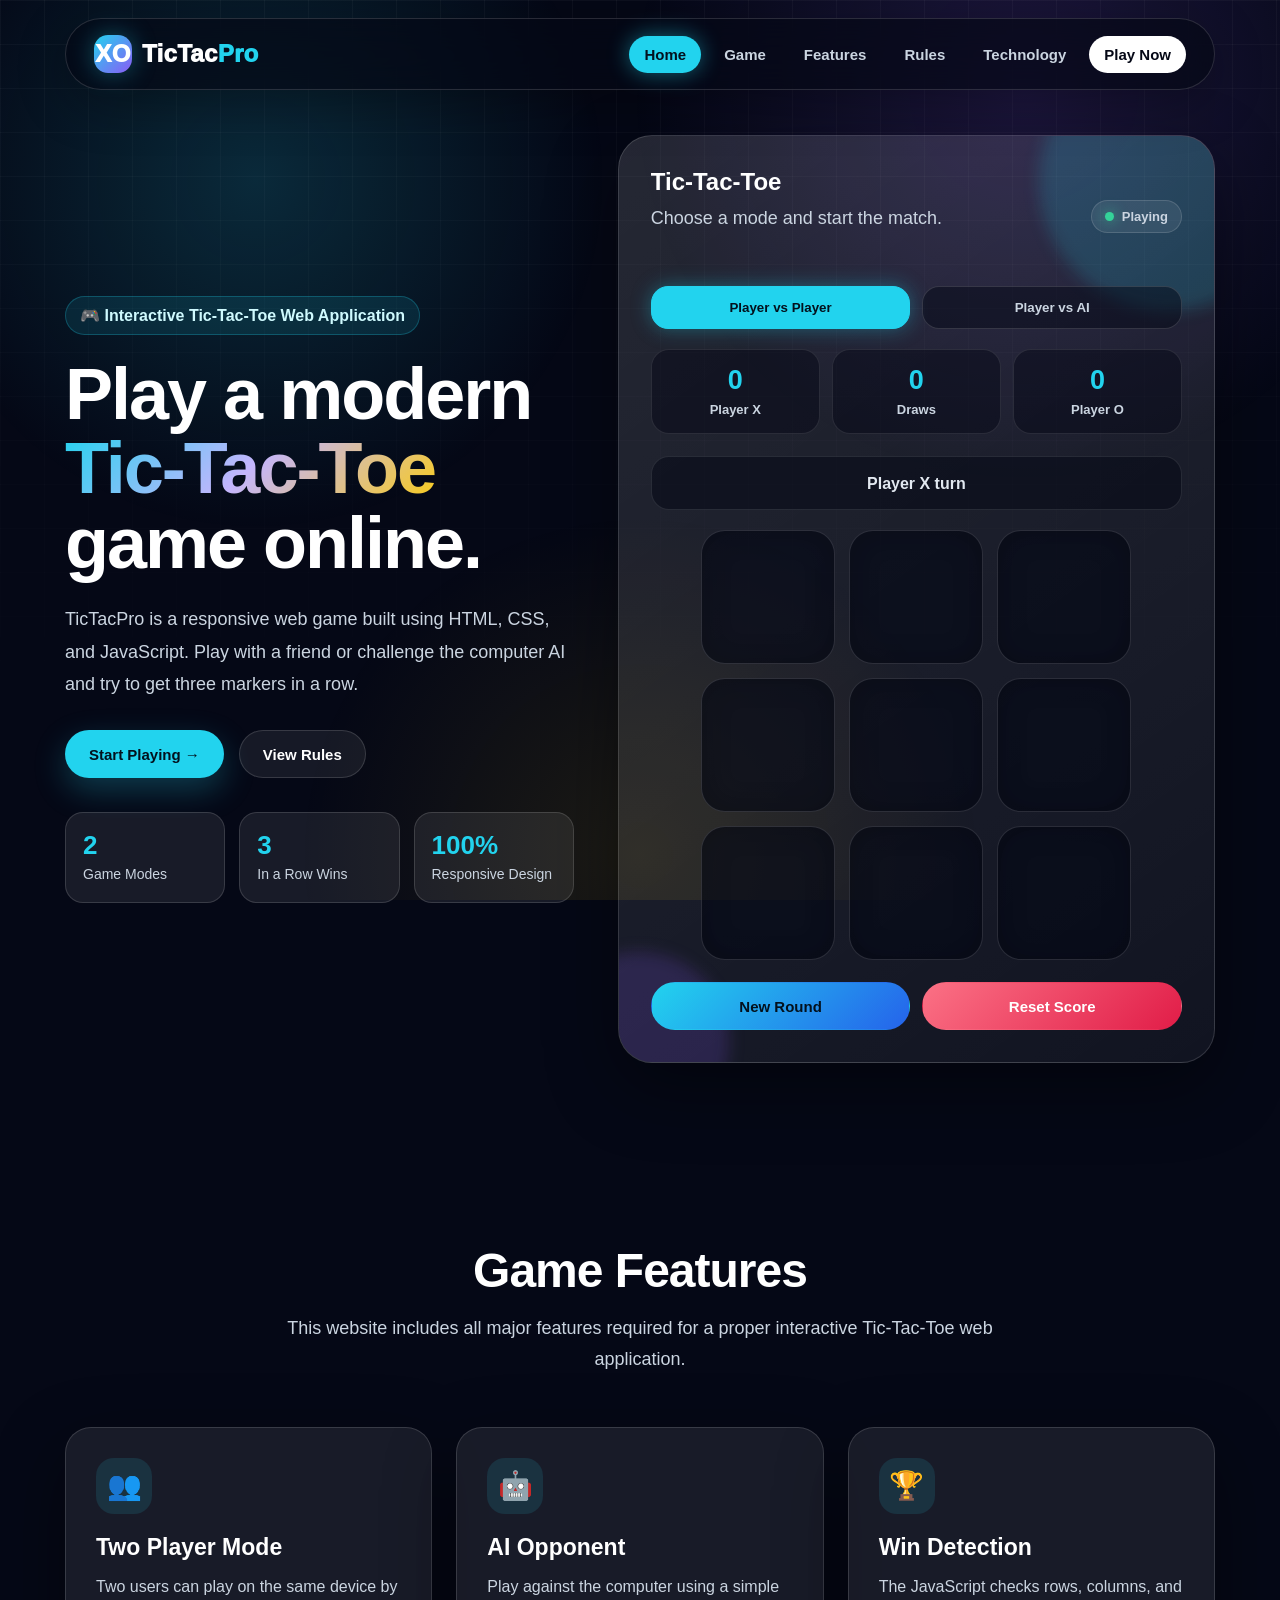
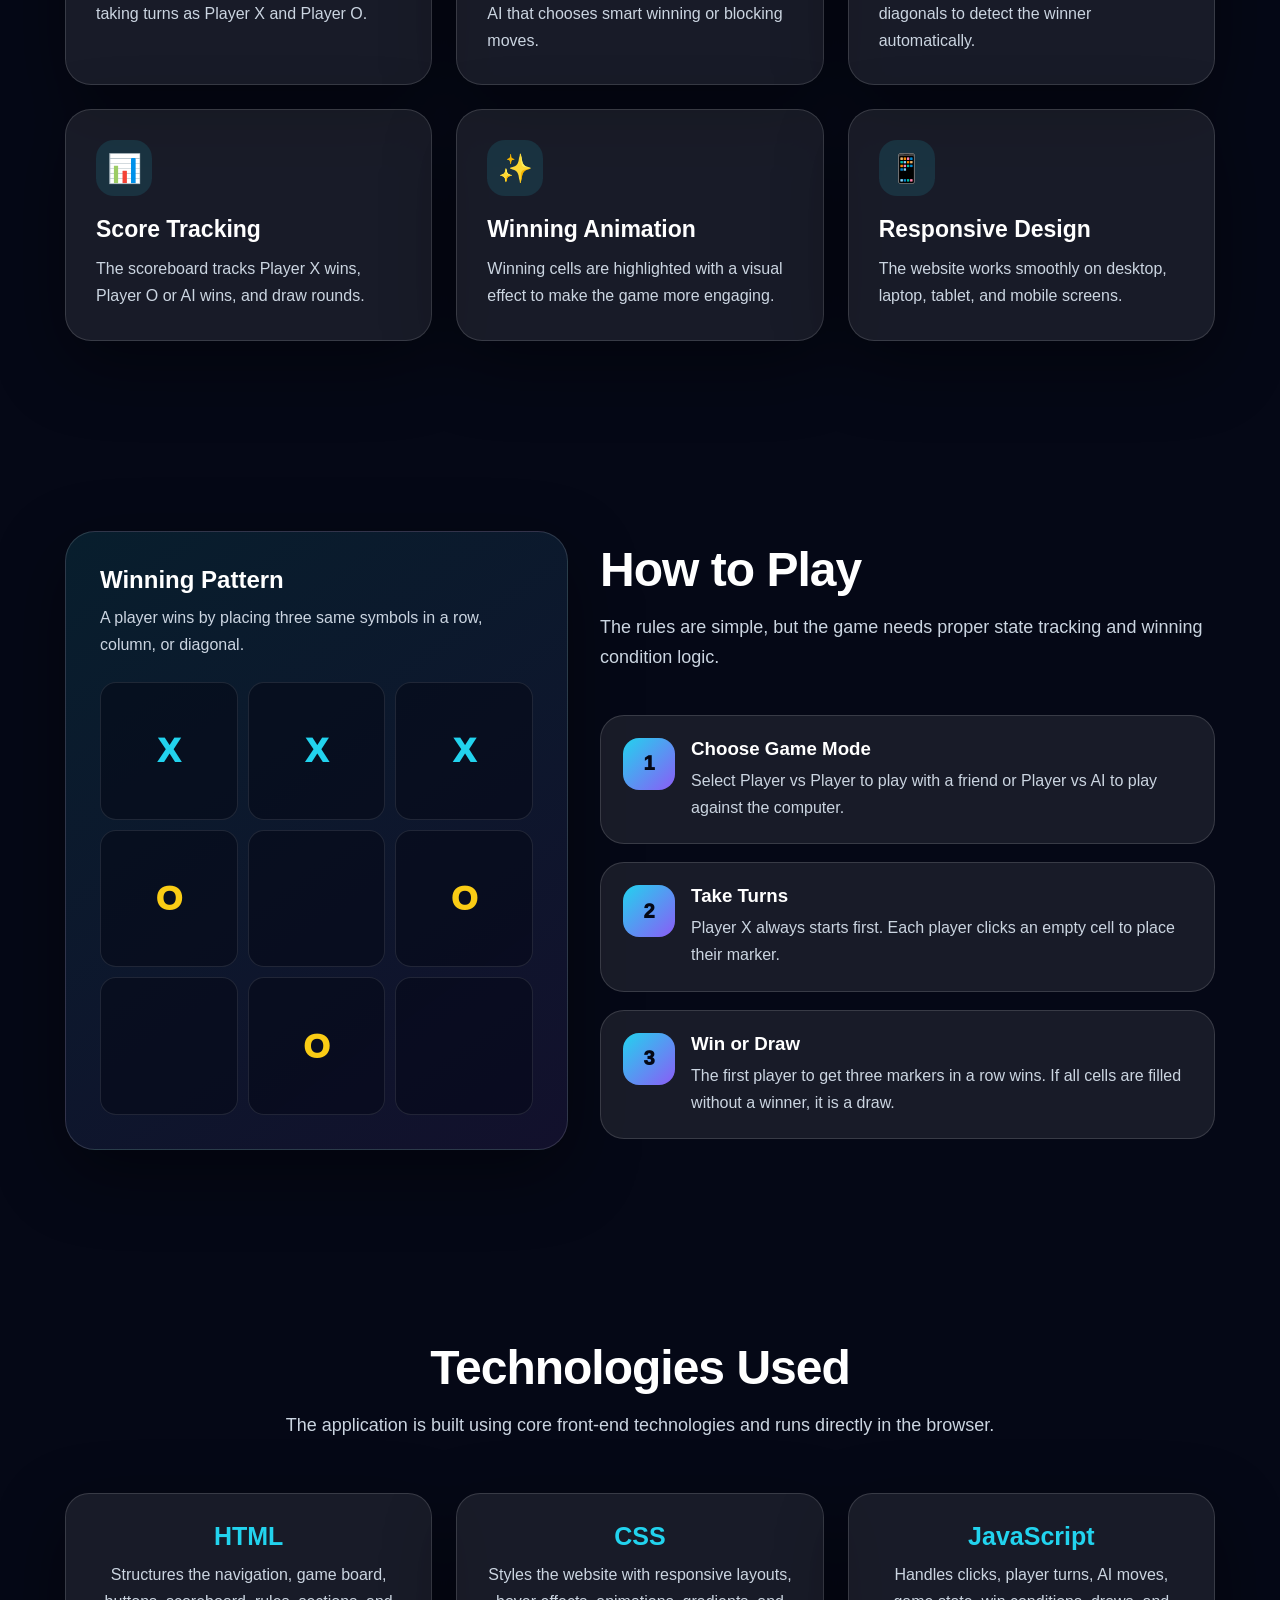
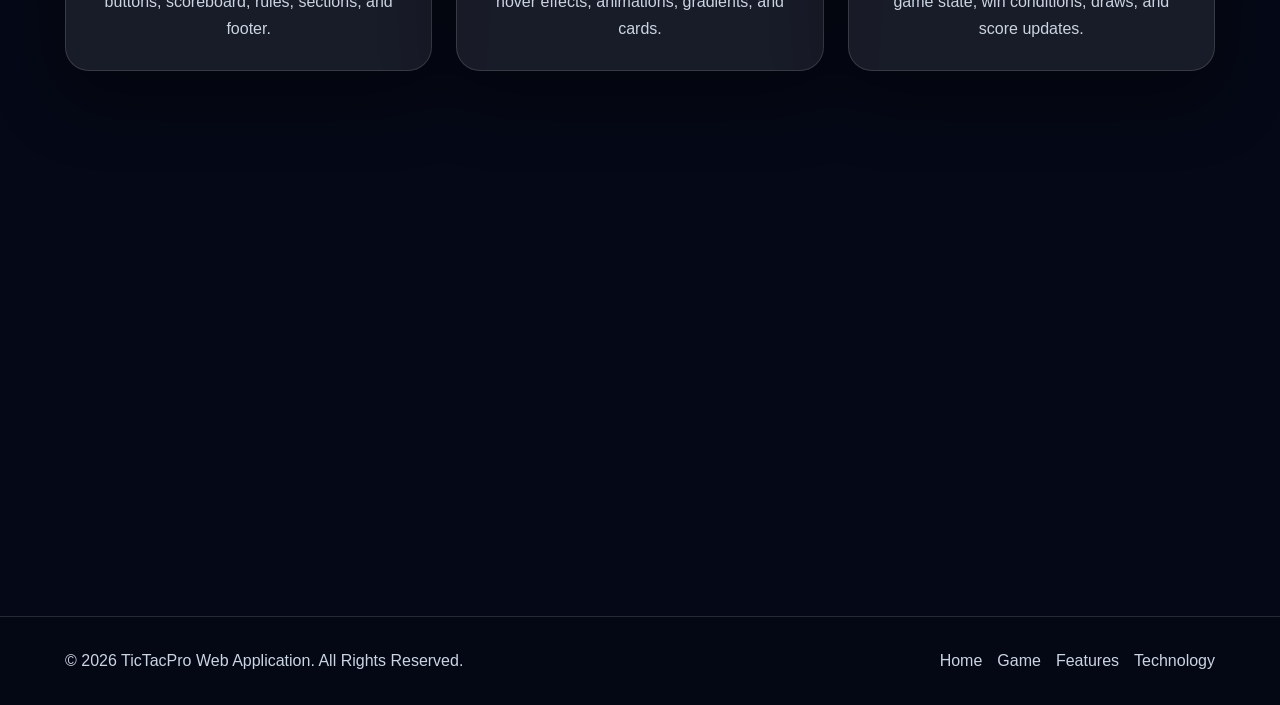
<file: PRODIGY_WD_03/index.html>
<!DOCTYPE html>
<html lang="en">
<head>
  <meta charset="UTF-8" />
  <meta name="viewport" content="width=device-width, initial-scale=1.0" />
  <title>TicTacPro - Tic-Tac-Toe Web Application</title>

  <style>
    * {
      margin: 0;
      padding: 0;
      box-sizing: border-box;
      font-family: "Segoe UI", Tahoma, Geneva, Verdana, sans-serif;
    }

    :root {
      --bg: #050816;
      --card: rgba(255, 255, 255, 0.08);
      --card-strong: rgba(255, 255, 255, 0.13);
      --primary: #22d3ee;
      --secondary: #8b5cf6;
      --accent: #facc15;
      --danger: #fb7185;
      --success: #34d399;
      --text: #ffffff;
      --muted: #cbd5e1;
      --border: rgba(255, 255, 255, 0.14);
      --shadow: 0 24px 70px rgba(0, 0, 0, 0.42);
    }

    html {
      scroll-behavior: smooth;
    }

    body {
      min-height: 100vh;
      background: var(--bg);
      color: var(--text);
      overflow-x: hidden;
    }

    body::before {
      content: "";
      position: fixed;
      inset: 0;
      background:
        radial-gradient(circle at 20% 20%, rgba(34, 211, 238, 0.17), transparent 28%),
        radial-gradient(circle at 80% 10%, rgba(139, 92, 246, 0.18), transparent 30%),
        radial-gradient(circle at 50% 95%, rgba(250, 204, 21, 0.1), transparent 32%);
      pointer-events: none;
      z-index: -2;
    }

    body::after {
      content: "";
      position: fixed;
      inset: 0;
      background-image:
        linear-gradient(rgba(255,255,255,0.035) 1px, transparent 1px),
        linear-gradient(90deg, rgba(255,255,255,0.035) 1px, transparent 1px);
      background-size: 44px 44px;
      mask-image: linear-gradient(to bottom, black, transparent 85%);
      pointer-events: none;
      z-index: -1;
    }

    a {
      color: inherit;
      text-decoration: none;
    }

    .container {
      width: min(1150px, 92%);
      margin: auto;
    }

    /* NAVBAR */
    .navbar {
      position: fixed;
      top: 18px;
      left: 50%;
      transform: translateX(-50%);
      width: min(1150px, 92%);
      padding: 16px 28px;
      display: flex;
      align-items: center;
      justify-content: space-between;
      border-radius: 999px;
      background: rgba(5, 8, 22, 0.68);
      border: 1px solid var(--border);
      backdrop-filter: blur(18px);
      box-shadow: 0 14px 50px rgba(0, 0, 0, 0.28);
      z-index: 999;
      transition: all 0.35s ease;
    }

    .navbar.scrolled {
      top: 0;
      width: 100%;
      border-radius: 0;
      padding: 13px 7%;
      background: rgba(5, 8, 22, 0.96);
      border-color: rgba(34, 211, 238, 0.16);
    }

    .logo {
      display: flex;
      align-items: center;
      gap: 10px;
      font-size: 24px;
      font-weight: 950;
      letter-spacing: 0.3px;
    }

    .logo-icon {
      width: 38px;
      height: 38px;
      display: grid;
      place-items: center;
      border-radius: 14px;
      background: linear-gradient(135deg, var(--primary), var(--secondary));
      box-shadow: 0 0 24px rgba(34, 211, 238, 0.35);
    }

    .logo span:last-child span {
      color: var(--primary);
    }

    .nav-links {
      display: flex;
      align-items: center;
      gap: 8px;
      list-style: none;
    }

    .nav-links a {
      display: inline-block;
      padding: 10px 15px;
      color: var(--muted);
      font-size: 15px;
      font-weight: 750;
      border-radius: 999px;
      transition: all 0.28s ease;
    }

    .nav-links a:hover,
    .nav-links a.active {
      color: #03111d;
      background: var(--primary);
      box-shadow: 0 0 22px rgba(34, 211, 238, 0.45);
    }

    .nav-cta {
      background: #ffffff !important;
      color: #050816 !important;
    }

    .nav-cta:hover {
      background: var(--primary) !important;
    }

    .menu-btn {
      display: none;
      background: transparent;
      border: none;
      color: white;
      font-size: 30px;
      cursor: pointer;
    }

    /* HERO */
    .hero {
      min-height: 100vh;
      display: flex;
      align-items: center;
      padding: 135px 0 85px;
    }

    .hero-grid {
      display: grid;
      grid-template-columns: 0.92fr 1.08fr;
      gap: 44px;
      align-items: center;
    }

    .badge {
      display: inline-flex;
      align-items: center;
      gap: 8px;
      padding: 9px 14px;
      margin-bottom: 22px;
      border-radius: 999px;
      background: rgba(34, 211, 238, 0.1);
      border: 1px solid rgba(34, 211, 238, 0.25);
      color: #cffafe;
      font-weight: 850;
    }

    .hero h1 {
      font-size: clamp(42px, 6vw, 72px);
      line-height: 1.04;
      letter-spacing: -2px;
      margin-bottom: 22px;
    }

    .gradient-text {
      background: linear-gradient(135deg, var(--primary), #c4b5fd, var(--accent));
      -webkit-background-clip: text;
      background-clip: text;
      color: transparent;
    }

    .hero p {
      color: var(--muted);
      font-size: 18px;
      line-height: 1.8;
      margin-bottom: 30px;
      max-width: 620px;
    }

    .hero-actions {
      display: flex;
      flex-wrap: wrap;
      gap: 15px;
      margin-bottom: 34px;
    }

    .btn {
      display: inline-flex;
      align-items: center;
      justify-content: center;
      gap: 8px;
      min-height: 48px;
      padding: 13px 23px;
      border: 1px solid transparent;
      border-radius: 999px;
      font-weight: 900;
      cursor: pointer;
      transition: all 0.3s ease;
      font-size: 15px;
    }

    .btn-primary {
      background: var(--primary);
      color: #03111d;
      box-shadow: 0 12px 32px rgba(34, 211, 238, 0.25);
    }

    .btn-primary:hover {
      transform: translateY(-4px);
      box-shadow: 0 18px 42px rgba(34, 211, 238, 0.4);
    }

    .btn-outline {
      background: rgba(255, 255, 255, 0.07);
      border-color: var(--border);
      color: white;
    }

    .btn-outline:hover {
      color: var(--primary);
      border-color: var(--primary);
      transform: translateY(-4px);
    }

    .quick-info {
      display: grid;
      grid-template-columns: repeat(3, 1fr);
      gap: 14px;
      max-width: 620px;
    }

    .quick-card {
      padding: 17px;
      border-radius: 18px;
      background: var(--card);
      border: 1px solid var(--border);
    }

    .quick-card h3 {
      color: var(--primary);
      font-size: 26px;
      margin-bottom: 4px;
    }

    .quick-card p {
      margin: 0;
      font-size: 14px;
      line-height: 1.4;
    }

    /* GAME CARD */
    .game-card {
      position: relative;
      padding: 32px;
      border-radius: 34px;
      background: linear-gradient(145deg, rgba(255,255,255,0.13), rgba(255,255,255,0.05));
      border: 1px solid var(--border);
      box-shadow: var(--shadow);
      overflow: hidden;
    }

    .game-card::before {
      content: "";
      position: absolute;
      width: 260px;
      height: 260px;
      right: -85px;
      top: -85px;
      border-radius: 50%;
      background: rgba(34, 211, 238, 0.17);
      filter: blur(8px);
    }

    .game-card::after {
      content: "";
      position: absolute;
      width: 180px;
      height: 180px;
      left: -70px;
      bottom: -70px;
      border-radius: 50%;
      background: rgba(139, 92, 246, 0.18);
      filter: blur(8px);
    }

    .game-inner {
      position: relative;
      z-index: 1;
    }

    .game-top {
      display: flex;
      justify-content: space-between;
      align-items: center;
      gap: 16px;
      margin-bottom: 22px;
    }

    .status-pill {
      display: inline-flex;
      align-items: center;
      gap: 8px;
      padding: 8px 13px;
      border-radius: 999px;
      background: rgba(255, 255, 255, 0.08);
      border: 1px solid var(--border);
      color: var(--muted);
      font-weight: 850;
      font-size: 13px;
    }

    .status-dot {
      width: 9px;
      height: 9px;
      border-radius: 50%;
      background: var(--success);
      box-shadow: 0 0 14px rgba(52, 211, 153, 0.8);
    }

    .mode-box {
      display: grid;
      grid-template-columns: 1fr 1fr;
      gap: 12px;
      margin-bottom: 20px;
    }

    .mode-btn {
      padding: 13px;
      border: 1px solid var(--border);
      border-radius: 17px;
      background: rgba(5, 8, 22, 0.5);
      color: var(--muted);
      font-weight: 900;
      cursor: pointer;
      transition: all 0.25s ease;
    }

    .mode-btn:hover,
    .mode-btn.active-mode {
      color: #03111d;
      background: var(--primary);
      border-color: var(--primary);
      box-shadow: 0 0 20px rgba(34, 211, 238, 0.35);
    }

    .scoreboard {
      display: grid;
      grid-template-columns: repeat(3, 1fr);
      gap: 12px;
      margin-bottom: 22px;
    }

    .score-box {
      padding: 15px;
      border-radius: 18px;
      background: rgba(5, 8, 22, 0.48);
      border: 1px solid rgba(255, 255, 255, 0.1);
      text-align: center;
    }

    .score-box strong {
      display: block;
      font-size: 27px;
      color: var(--primary);
      margin-bottom: 4px;
    }

    .score-box span {
      color: var(--muted);
      font-size: 13px;
      font-weight: 800;
    }

    .message-box {
      min-height: 54px;
      padding: 14px 18px;
      margin-bottom: 20px;
      border-radius: 18px;
      display: flex;
      justify-content: center;
      align-items: center;
      text-align: center;
      color: #e2e8f0;
      background: rgba(5, 8, 22, 0.52);
      border: 1px solid rgba(255, 255, 255, 0.1);
      font-weight: 900;
      line-height: 1.45;
    }

    .board {
      display: grid;
      grid-template-columns: repeat(3, 1fr);
      gap: 14px;
      margin: 0 auto 22px;
      max-width: 430px;
    }

    .cell {
      aspect-ratio: 1 / 1;
      border: 1px solid rgba(255, 255, 255, 0.13);
      border-radius: 24px;
      background: rgba(5, 8, 22, 0.58);
      color: white;
      cursor: pointer;
      font-size: clamp(44px, 7vw, 72px);
      font-weight: 950;
      transition: all 0.25s ease;
      box-shadow: inset 0 0 30px rgba(0, 0, 0, 0.2);
    }

    .cell:hover {
      transform: translateY(-5px);
      border-color: rgba(34, 211, 238, 0.6);
      box-shadow: 0 14px 28px rgba(0, 0, 0, 0.26), inset 0 0 30px rgba(0,0,0,0.2);
    }

    .cell.x {
      color: var(--primary);
      text-shadow: 0 0 18px rgba(34, 211, 238, 0.45);
    }

    .cell.o {
      color: var(--accent);
      text-shadow: 0 0 18px rgba(250, 204, 21, 0.4);
    }

    .cell.win {
      background: linear-gradient(135deg, rgba(52, 211, 153, 0.28), rgba(34, 211, 238, 0.18));
      border-color: var(--success);
      animation: pulseWin 0.8s ease infinite alternate;
    }

    .game-controls {
      display: grid;
      grid-template-columns: 1fr 1fr;
      gap: 12px;
    }

    .reset-btn {
      background: linear-gradient(135deg, var(--danger), #e11d48);
      color: white;
    }

    .new-round-btn {
      background: linear-gradient(135deg, var(--primary), #2563eb);
      color: #03111d;
    }

    /* SECTIONS */
    section:not(.hero) {
      padding: 95px 0;
    }

    .section-header {
      max-width: 760px;
      text-align: center;
      margin: 0 auto 52px;
    }

    .section-header h2 {
      font-size: clamp(32px, 4vw, 48px);
      letter-spacing: -1px;
      margin-bottom: 15px;
    }

    .section-header p {
      color: var(--muted);
      font-size: 18px;
      line-height: 1.7;
    }

    .cards-grid,
    .tech-grid {
      display: grid;
      grid-template-columns: repeat(3, 1fr);
      gap: 24px;
    }

    .card,
    .tech-box,
    .rules-card,
    .contact-box {
      background: var(--card);
      border: 1px solid var(--border);
      box-shadow: var(--shadow);
    }

    .card {
      padding: 30px;
      border-radius: 26px;
      transition: all 0.35s ease;
    }

    .card:hover {
      transform: translateY(-10px);
      border-color: rgba(34, 211, 238, 0.45);
    }

    .icon {
      width: 56px;
      height: 56px;
      display: grid;
      place-items: center;
      border-radius: 18px;
      background: rgba(34, 211, 238, 0.12);
      color: var(--primary);
      font-size: 28px;
      margin-bottom: 20px;
    }

    .card h3 {
      font-size: 23px;
      margin-bottom: 12px;
    }

    .card p,
    .tech-box p,
    .rule-step p,
    .contact-box p {
      color: var(--muted);
      line-height: 1.7;
    }

    .rules-grid {
      display: grid;
      grid-template-columns: 0.9fr 1.1fr;
      gap: 32px;
      align-items: center;
    }

    .rules-card {
      padding: 34px;
      border-radius: 30px;
      background: linear-gradient(145deg, rgba(34,211,238,0.11), rgba(139,92,246,0.1));
    }

    .rules-board {
      display: grid;
      grid-template-columns: repeat(3, 1fr);
      gap: 10px;
      margin-top: 24px;
    }

    .rules-cell {
      aspect-ratio: 1;
      display: grid;
      place-items: center;
      border-radius: 16px;
      background: rgba(5, 8, 22, 0.55);
      border: 1px solid rgba(255,255,255,0.1);
      font-size: 34px;
      font-weight: 950;
    }

    .rules-cell.x {
      color: var(--primary);
    }

    .rules-cell.o {
      color: var(--accent);
    }

    .rule-steps {
      display: grid;
      gap: 18px;
    }

    .rule-step {
      display: grid;
      grid-template-columns: 52px 1fr;
      gap: 16px;
      padding: 22px;
      border-radius: 24px;
      background: var(--card);
      border: 1px solid var(--border);
    }

    .step-number {
      width: 52px;
      height: 52px;
      border-radius: 16px;
      display: grid;
      place-items: center;
      background: linear-gradient(135deg, var(--primary), var(--secondary));
      color: #050816;
      font-weight: 950;
      font-size: 20px;
    }

    .rule-step h3 {
      margin-bottom: 7px;
    }

    .tech-box {
      padding: 28px;
      border-radius: 24px;
      text-align: center;
    }

    .tech-box h3 {
      font-size: 25px;
      color: var(--primary);
      margin-bottom: 10px;
    }

    .contact-box {
      max-width: 850px;
      margin: auto;
      padding: 42px;
      border-radius: 32px;
      text-align: center;
      background: linear-gradient(145deg, rgba(255,255,255,0.12), rgba(255,255,255,0.05));
    }

    .contact-box p {
      margin: 15px 0 25px;
      font-size: 17px;
    }

    footer {
      padding: 35px 0;
      border-top: 1px solid var(--border);
      background: rgba(5, 8, 22, 0.88);
    }

    .footer-content {
      display: flex;
      justify-content: space-between;
      align-items: center;
      gap: 18px;
      flex-wrap: wrap;
      color: var(--muted);
    }

    .footer-links {
      display: flex;
      gap: 15px;
      flex-wrap: wrap;
    }

    .footer-links a {
      color: var(--muted);
      transition: color 0.25s ease;
    }

    .footer-links a:hover {
      color: var(--primary);
    }

    .reveal {
      opacity: 0;
      transform: translateY(35px);
      transition: all 0.7s ease;
    }

    .reveal.show {
      opacity: 1;
      transform: translateY(0);
    }

    @keyframes pulseWin {
      from {
        transform: scale(1);
      }
      to {
        transform: scale(1.04);
      }
    }

    @media (max-width: 980px) {
      .hero-grid,
      .rules-grid {
        grid-template-columns: 1fr;
      }

      .cards-grid,
      .tech-grid {
        grid-template-columns: repeat(2, 1fr);
      }
    }

    @media (max-width: 768px) {
      .navbar,
      .navbar.scrolled {
        top: 0;
        width: 100%;
        border-radius: 0;
        padding: 14px 22px;
      }

      .menu-btn {
        display: block;
      }

      .nav-links {
        position: absolute;
        top: 66px;
        left: 0;
        width: 100%;
        flex-direction: column;
        align-items: stretch;
        gap: 0;
        max-height: 0;
        overflow: hidden;
        background: rgba(5, 8, 22, 0.98);
        border-bottom: 1px solid var(--border);
        transition: max-height 0.35s ease;
      }

      .nav-links.show {
        max-height: 430px;
      }

      .nav-links a {
        width: 100%;
        border-radius: 0;
        padding: 16px 28px;
      }

      .nav-cta {
        background: transparent !important;
        color: var(--muted) !important;
      }

      .nav-cta:hover {
        background: var(--primary) !important;
        color: #050816 !important;
      }

      .hero {
        padding-top: 105px;
      }

      .quick-info,
      .scoreboard,
      .cards-grid,
      .tech-grid {
        grid-template-columns: 1fr;
      }

      .mode-box,
      .game-controls {
        grid-template-columns: 1fr;
      }

      .game-card,
      .contact-box,
      .rules-card {
        padding: 24px;
      }

      .board {
        gap: 10px;
      }

      .cell {
        border-radius: 18px;
      }

      section:not(.hero) {
        padding: 75px 0;
      }
    }
  </style>
</head>
<body>

  <!-- NAVIGATION -->
  <nav class="navbar" id="navbar">
    <a href="#home" class="logo" aria-label="TicTacPro Home">
      <span class="logo-icon">XO</span>
      <span>TicTac<span>Pro</span></span>
    </a>

    <button class="menu-btn" id="menuBtn" aria-label="Open navigation menu">☰</button>

    <ul class="nav-links" id="navLinks">
      <li><a href="#home" class="active">Home</a></li>
      <li><a href="#game">Game</a></li>
      <li><a href="#features">Features</a></li>
      <li><a href="#rules">Rules</a></li>
      <li><a href="#tech">Technology</a></li>
      <li><a href="#contact" class="nav-cta">Play Now</a></li>
    </ul>
  </nav>

  <!-- HERO -->
  <section class="hero" id="home">
    <div class="container hero-grid">
      <div class="hero-content reveal show">
        <div class="badge">🎮 Interactive Tic-Tac-Toe Web Application</div>
        <h1>Play a modern <span class="gradient-text">Tic-Tac-Toe</span> game online.</h1>
        <p>
          TicTacPro is a responsive web game built using HTML, CSS, and JavaScript.
          Play with a friend or challenge the computer AI and try to get three markers in a row.
        </p>
        <div class="hero-actions">
          <a href="#game" class="btn btn-primary">Start Playing →</a>
          <a href="#rules" class="btn btn-outline">View Rules</a>
        </div>
        <div class="quick-info">
          <div class="quick-card">
            <h3>2</h3>
            <p>Game Modes</p>
          </div>
          <div class="quick-card">
            <h3>3</h3>
            <p>In a Row Wins</p>
          </div>
          <div class="quick-card">
            <h3>100%</h3>
            <p>Responsive Design</p>
          </div>
        </div>
      </div>

      <!-- GAME -->
      <div class="game-card reveal show" id="game">
        <div class="game-inner">
          <div class="game-top">
            <div>
              <h2>Tic-Tac-Toe</h2>
              <p style="color:#cbd5e1; margin-top:6px;">Choose a mode and start the match.</p>
            </div>
            <div class="status-pill">
              <span class="status-dot"></span>
              <span id="gameStatus">Ready</span>
            </div>
          </div>

          <div class="mode-box">
            <button class="mode-btn active-mode" id="friendModeBtn">Player vs Player</button>
            <button class="mode-btn" id="aiModeBtn">Player vs AI</button>
          </div>

          <div class="scoreboard">
            <div class="score-box">
              <strong id="scoreX">0</strong>
              <span>Player X</span>
            </div>
            <div class="score-box">
              <strong id="scoreDraw">0</strong>
              <span>Draws</span>
            </div>
            <div class="score-box">
              <strong id="scoreO">0</strong>
              <span id="playerOLabel">Player O</span>
            </div>
          </div>

          <div class="message-box" id="messageBox">Player X turn</div>

          <div class="board" id="board" aria-label="Tic Tac Toe Board">
            <button class="cell" data-index="0" aria-label="Cell 1"></button>
            <button class="cell" data-index="1" aria-label="Cell 2"></button>
            <button class="cell" data-index="2" aria-label="Cell 3"></button>
            <button class="cell" data-index="3" aria-label="Cell 4"></button>
            <button class="cell" data-index="4" aria-label="Cell 5"></button>
            <button class="cell" data-index="5" aria-label="Cell 6"></button>
            <button class="cell" data-index="6" aria-label="Cell 7"></button>
            <button class="cell" data-index="7" aria-label="Cell 8"></button>
            <button class="cell" data-index="8" aria-label="Cell 9"></button>
          </div>

          <div class="game-controls">
            <button class="btn new-round-btn" id="newRoundBtn">New Round</button>
            <button class="btn reset-btn" id="resetScoreBtn">Reset Score</button>
          </div>
        </div>
      </div>
    </div>
  </section>

  <!-- FEATURES -->
  <section id="features">
    <div class="container">
      <div class="section-header reveal">
        <h2>Game Features</h2>
        <p>This website includes all major features required for a proper interactive Tic-Tac-Toe web application.</p>
      </div>

      <div class="cards-grid">
        <div class="card reveal">
          <div class="icon">👥</div>
          <h3>Two Player Mode</h3>
          <p>Two users can play on the same device by taking turns as Player X and Player O.</p>
        </div>
        <div class="card reveal">
          <div class="icon">🤖</div>
          <h3>AI Opponent</h3>
          <p>Play against the computer using a simple AI that chooses smart winning or blocking moves.</p>
        </div>
        <div class="card reveal">
          <div class="icon">🏆</div>
          <h3>Win Detection</h3>
          <p>The JavaScript checks rows, columns, and diagonals to detect the winner automatically.</p>
        </div>
        <div class="card reveal">
          <div class="icon">📊</div>
          <h3>Score Tracking</h3>
          <p>The scoreboard tracks Player X wins, Player O or AI wins, and draw rounds.</p>
        </div>
        <div class="card reveal">
          <div class="icon">✨</div>
          <h3>Winning Animation</h3>
          <p>Winning cells are highlighted with a visual effect to make the game more engaging.</p>
        </div>
        <div class="card reveal">
          <div class="icon">📱</div>
          <h3>Responsive Design</h3>
          <p>The website works smoothly on desktop, laptop, tablet, and mobile screens.</p>
        </div>
      </div>
    </div>
  </section>

  <!-- RULES -->
  <section id="rules">
    <div class="container rules-grid">
      <div class="rules-card reveal">
        <h2>Winning Pattern</h2>
        <p style="color:#cbd5e1; line-height:1.7; margin-top:10px;">
          A player wins by placing three same symbols in a row, column, or diagonal.
        </p>
        <div class="rules-board">
          <div class="rules-cell x">X</div>
          <div class="rules-cell x">X</div>
          <div class="rules-cell x">X</div>
          <div class="rules-cell o">O</div>
          <div class="rules-cell"></div>
          <div class="rules-cell o">O</div>
          <div class="rules-cell"></div>
          <div class="rules-cell o">O</div>
          <div class="rules-cell"></div>
        </div>
      </div>

      <div class="rule-steps reveal">
        <div class="section-header" style="text-align:left; margin:0 0 24px;">
          <h2>How to Play</h2>
          <p>The rules are simple, but the game needs proper state tracking and winning condition logic.</p>
        </div>

        <div class="rule-step">
          <div class="step-number">1</div>
          <div>
            <h3>Choose Game Mode</h3>
            <p>Select Player vs Player to play with a friend or Player vs AI to play against the computer.</p>
          </div>
        </div>
        <div class="rule-step">
          <div class="step-number">2</div>
          <div>
            <h3>Take Turns</h3>
            <p>Player X always starts first. Each player clicks an empty cell to place their marker.</p>
          </div>
        </div>
        <div class="rule-step">
          <div class="step-number">3</div>
          <div>
            <h3>Win or Draw</h3>
            <p>The first player to get three markers in a row wins. If all cells are filled without a winner, it is a draw.</p>
          </div>
        </div>
      </div>
    </div>
  </section>

  <!-- TECHNOLOGY -->
  <section id="tech">
    <div class="container">
      <div class="section-header reveal">
        <h2>Technologies Used</h2>
        <p>The application is built using core front-end technologies and runs directly in the browser.</p>
      </div>

      <div class="tech-grid">
        <div class="tech-box reveal">
          <h3>HTML</h3>
          <p>Structures the navigation, game board, buttons, scoreboard, rules, sections, and footer.</p>
        </div>
        <div class="tech-box reveal">
          <h3>CSS</h3>
          <p>Styles the website with responsive layouts, hover effects, animations, gradients, and cards.</p>
        </div>
        <div class="tech-box reveal">
          <h3>JavaScript</h3>
          <p>Handles clicks, player turns, AI moves, game state, win conditions, draws, and score updates.</p>
        </div>
      </div>
    </div>
  </section>

  <!-- CONTACT -->
  <section id="contact">
    <div class="container">
      <div class="contact-box reveal">
        <h2>Ready to Play</h2>
        <p>
          This Tic-Tac-Toe application is a complete front-end project. Save it as
          <strong>index.html</strong>, open it in your browser, and play the game directly.
        </p>
        <a href="#game" class="btn btn-primary">Play Game Again</a>
      </div>
    </div>
  </section>

  <!-- FOOTER -->
  <footer>
    <div class="container footer-content">
      <p>© 2026 TicTacPro Web Application. All Rights Reserved.</p>
      <div class="footer-links">
        <a href="#home">Home</a>
        <a href="#game">Game</a>
        <a href="#features">Features</a>
        <a href="#tech">Technology</a>
      </div>
    </div>
  </footer>

  <script>
    const navbar = document.getElementById("navbar");
    const menuBtn = document.getElementById("menuBtn");
    const navLinks = document.getElementById("navLinks");
    const navItems = document.querySelectorAll(".nav-links a");
    const sections = document.querySelectorAll("section[id]");
    const revealElements = document.querySelectorAll(".reveal");

    const cells = document.querySelectorAll(".cell");
    const messageBox = document.getElementById("messageBox");
    const gameStatus = document.getElementById("gameStatus");
    const friendModeBtn = document.getElementById("friendModeBtn");
    const aiModeBtn = document.getElementById("aiModeBtn");
    const newRoundBtn = document.getElementById("newRoundBtn");
    const resetScoreBtn = document.getElementById("resetScoreBtn");
    const scoreX = document.getElementById("scoreX");
    const scoreO = document.getElementById("scoreO");
    const scoreDraw = document.getElementById("scoreDraw");
    const playerOLabel = document.getElementById("playerOLabel");

    const winningPatterns = [
      [0, 1, 2],
      [3, 4, 5],
      [6, 7, 8],
      [0, 3, 6],
      [1, 4, 7],
      [2, 5, 8],
      [0, 4, 8],
      [2, 4, 6]
    ];

    let board = ["", "", "", "", "", "", "", "", ""];
    let currentPlayer = "X";
    let gameActive = true;
    let gameMode = "friend";
    let scores = {
      X: 0,
      O: 0,
      draw: 0
    };

    function updateMessage(text) {
      messageBox.textContent = text;
      gameStatus.textContent = gameActive ? "Playing" : "Finished";
    }

    function updateScoreboard() {
      scoreX.textContent = scores.X;
      scoreO.textContent = scores.O;
      scoreDraw.textContent = scores.draw;
      playerOLabel.textContent = gameMode === "ai" ? "Computer O" : "Player O";
    }

    function renderBoard() {
      cells.forEach((cell, index) => {
        cell.textContent = board[index];
        cell.classList.remove("x", "o", "win");

        if (board[index] === "X") {
          cell.classList.add("x");
        }

        if (board[index] === "O") {
          cell.classList.add("o");
        }
      });
    }

    function checkWinner() {
      for (const pattern of winningPatterns) {
        const [a, b, c] = pattern;

        if (board[a] && board[a] === board[b] && board[a] === board[c]) {
          return {
            winner: board[a],
            pattern: pattern
          };
        }
      }

      if (!board.includes("")) {
        return {
          winner: "draw",
          pattern: []
        };
      }

      return null;
    }

    function highlightWinner(pattern) {
      pattern.forEach(index => {
        cells[index].classList.add("win");
      });
    }

    function finishGame(result) {
      gameActive = false;

      if (result.winner === "draw") {
        scores.draw++;
        updateMessage("It is a draw! No empty cells left.");
      } else {
        scores[result.winner]++;
        highlightWinner(result.pattern);

        if (gameMode === "ai" && result.winner === "O") {
          updateMessage("Computer wins this round!");
        } else {
          updateMessage(`Player ${result.winner} wins this round!`);
        }
      }

      updateScoreboard();
    }

    function switchPlayer() {
      currentPlayer = currentPlayer === "X" ? "O" : "X";

      if (gameMode === "ai" && currentPlayer === "O" && gameActive) {
        updateMessage("Computer is thinking...");
        setTimeout(makeAiMove, 450);
      } else {
        updateMessage(`Player ${currentPlayer} turn`);
      }
    }

    function handleCellClick(event) {
      const index = Number(event.target.dataset.index);

      if (!gameActive || board[index] !== "") return;
      if (gameMode === "ai" && currentPlayer === "O") return;

      board[index] = currentPlayer;
      renderBoard();

      const result = checkWinner();

      if (result) {
        finishGame(result);
        return;
      }

      switchPlayer();
    }

    function findBestMove(player) {
      for (const pattern of winningPatterns) {
        const [a, b, c] = pattern;
        const values = [board[a], board[b], board[c]];

        if (values.filter(value => value === player).length === 2 && values.includes("")) {
          const emptyIndex = pattern[values.indexOf("")];
          return emptyIndex;
        }
      }

      return null;
    }

    function makeAiMove() {
      if (!gameActive) return;

      let move = findBestMove("O");

      if (move === null) {
        move = findBestMove("X");
      }

      if (move === null && board[4] === "") {
        move = 4;
      }

      if (move === null) {
        const corners = [0, 2, 6, 8].filter(index => board[index] === "");
        if (corners.length > 0) {
          move = corners[Math.floor(Math.random() * corners.length)];
        }
      }

      if (move === null) {
        const availableMoves = board
          .map((value, index) => value === "" ? index : null)
          .filter(value => value !== null);

        move = availableMoves[Math.floor(Math.random() * availableMoves.length)];
      }

      board[move] = "O";
      renderBoard();

      const result = checkWinner();

      if (result) {
        finishGame(result);
        return;
      }

      switchPlayer();
    }

    function startNewRound() {
      board = ["", "", "", "", "", "", "", "", ""];
      currentPlayer = "X";
      gameActive = true;
      renderBoard();
      updateMessage("Player X turn");
    }

    function resetScores() {
      scores = {
        X: 0,
        O: 0,
        draw: 0
      };
      updateScoreboard();
      startNewRound();
    }

    function setGameMode(mode) {
      gameMode = mode;

      if (mode === "friend") {
        friendModeBtn.classList.add("active-mode");
        aiModeBtn.classList.remove("active-mode");
      } else {
        aiModeBtn.classList.add("active-mode");
        friendModeBtn.classList.remove("active-mode");
      }

      updateScoreboard();
      startNewRound();
    }

    cells.forEach(cell => {
      cell.addEventListener("click", handleCellClick);
    });

    friendModeBtn.addEventListener("click", () => setGameMode("friend"));
    aiModeBtn.addEventListener("click", () => setGameMode("ai"));
    newRoundBtn.addEventListener("click", startNewRound);
    resetScoreBtn.addEventListener("click", resetScores);

    function updateNavbar() {
      if (window.scrollY > 60) {
        navbar.classList.add("scrolled");
      } else {
        navbar.classList.remove("scrolled");
      }
    }

    function updateActiveLink() {
      let current = "home";

      sections.forEach(section => {
        const top = section.offsetTop - 170;
        const height = section.offsetHeight;

        if (window.scrollY >= top && window.scrollY < top + height) {
          current = section.getAttribute("id");
        }
      });

      navItems.forEach(link => {
        link.classList.remove("active");

        if (link.getAttribute("href") === `#${current}`) {
          link.classList.add("active");
        }
      });
    }

    function revealOnScroll() {
      revealElements.forEach(element => {
        const elementTop = element.getBoundingClientRect().top;
        const revealPoint = 115;

        if (elementTop < window.innerHeight - revealPoint) {
          element.classList.add("show");
        }
      });
    }

    window.addEventListener("scroll", () => {
      updateNavbar();
      updateActiveLink();
      revealOnScroll();
    });

    menuBtn.addEventListener("click", () => {
      navLinks.classList.toggle("show");
      menuBtn.textContent = navLinks.classList.contains("show") ? "✕" : "☰";
    });

    navItems.forEach(link => {
      link.addEventListener("click", () => {
        navLinks.classList.remove("show");
        menuBtn.textContent = "☰";
      });
    });

    renderBoard();
    updateScoreboard();
    updateMessage("Player X turn");
    updateNavbar();
    updateActiveLink();
    revealOnScroll();
  </script>
</body>
</html>
</file>
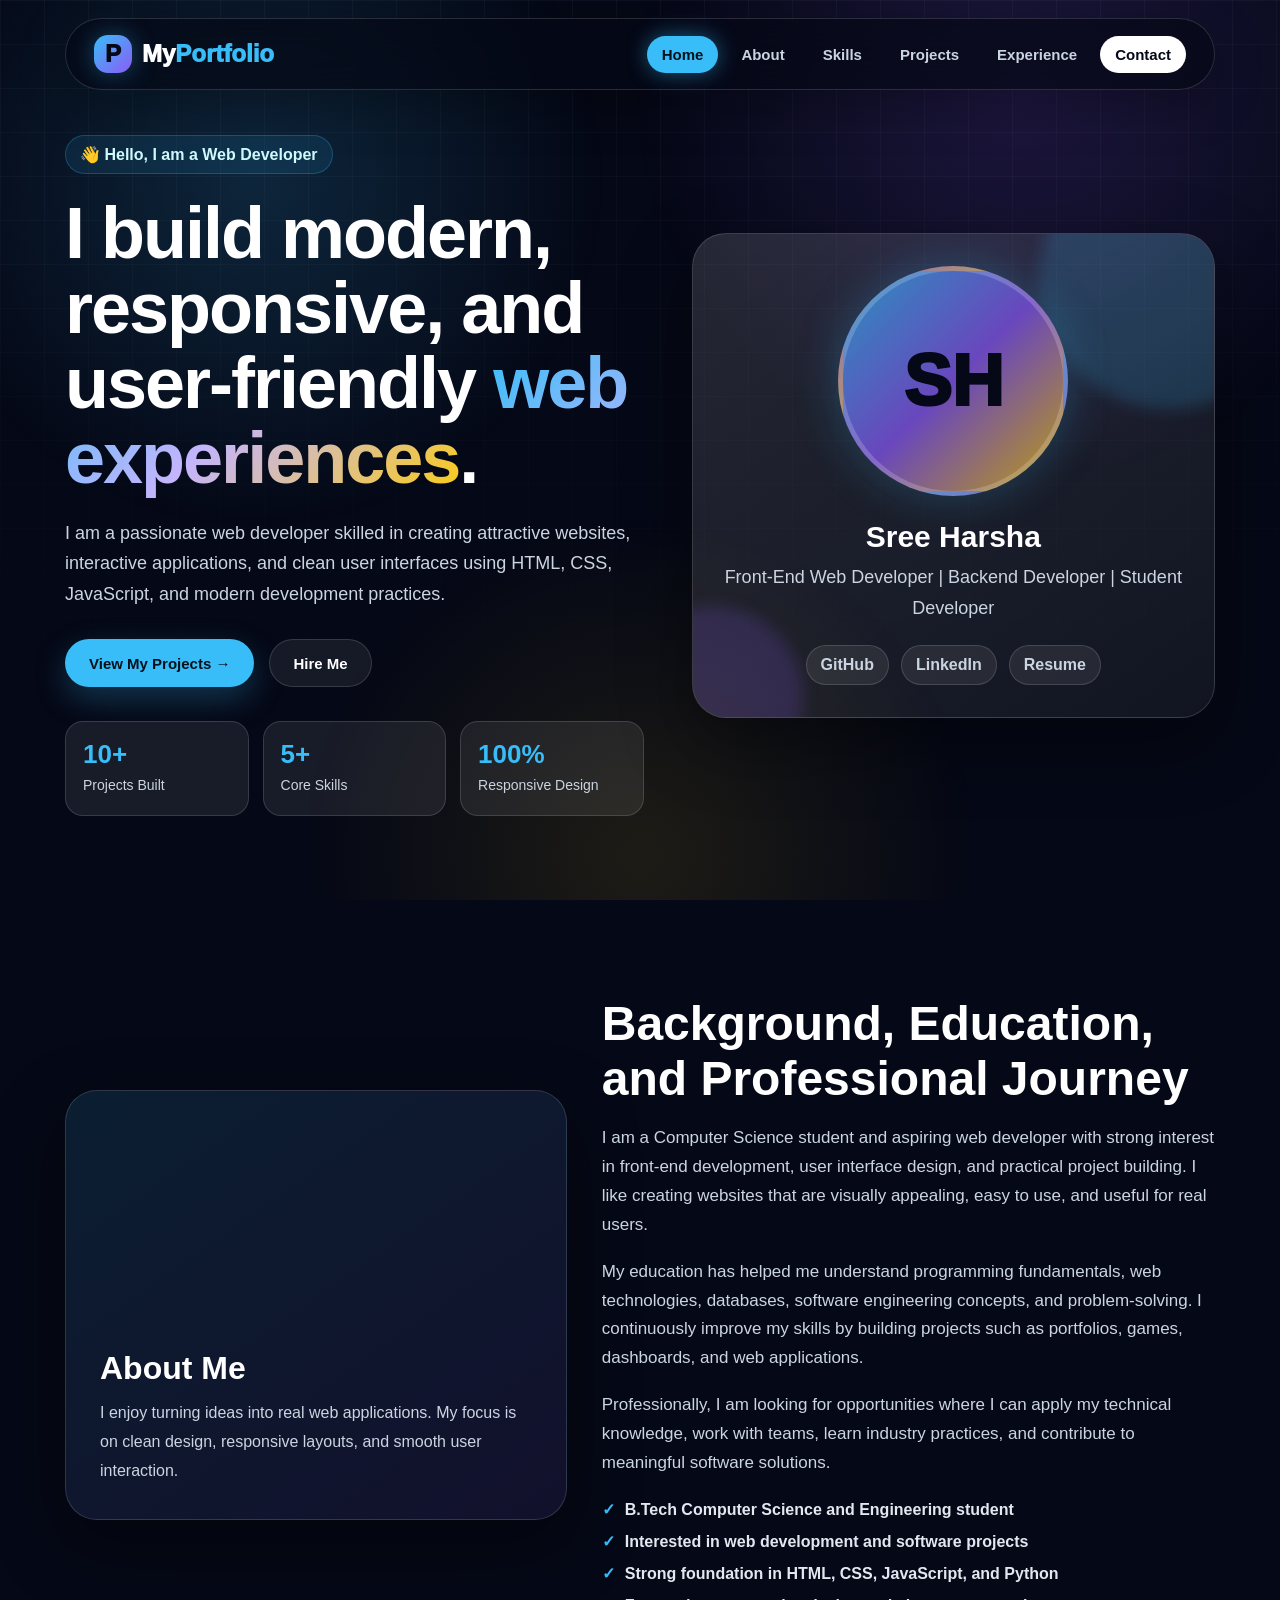
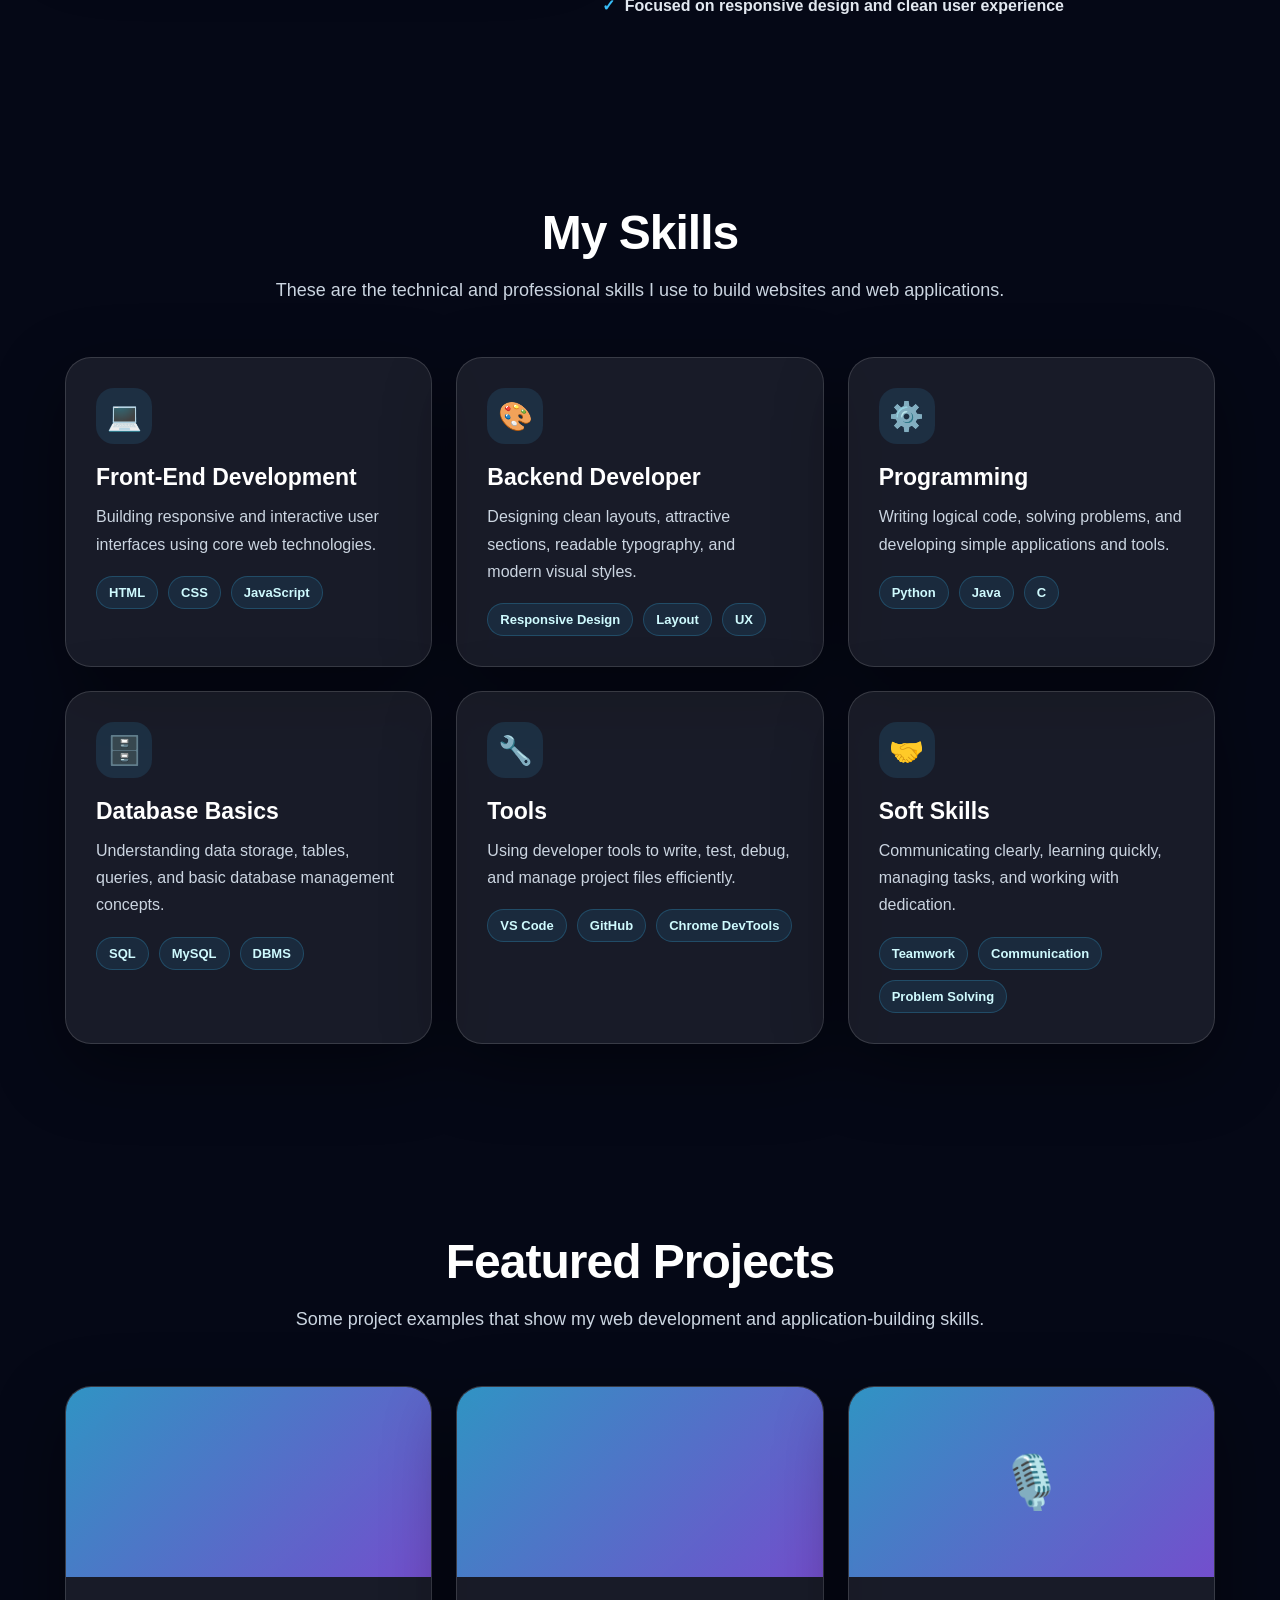
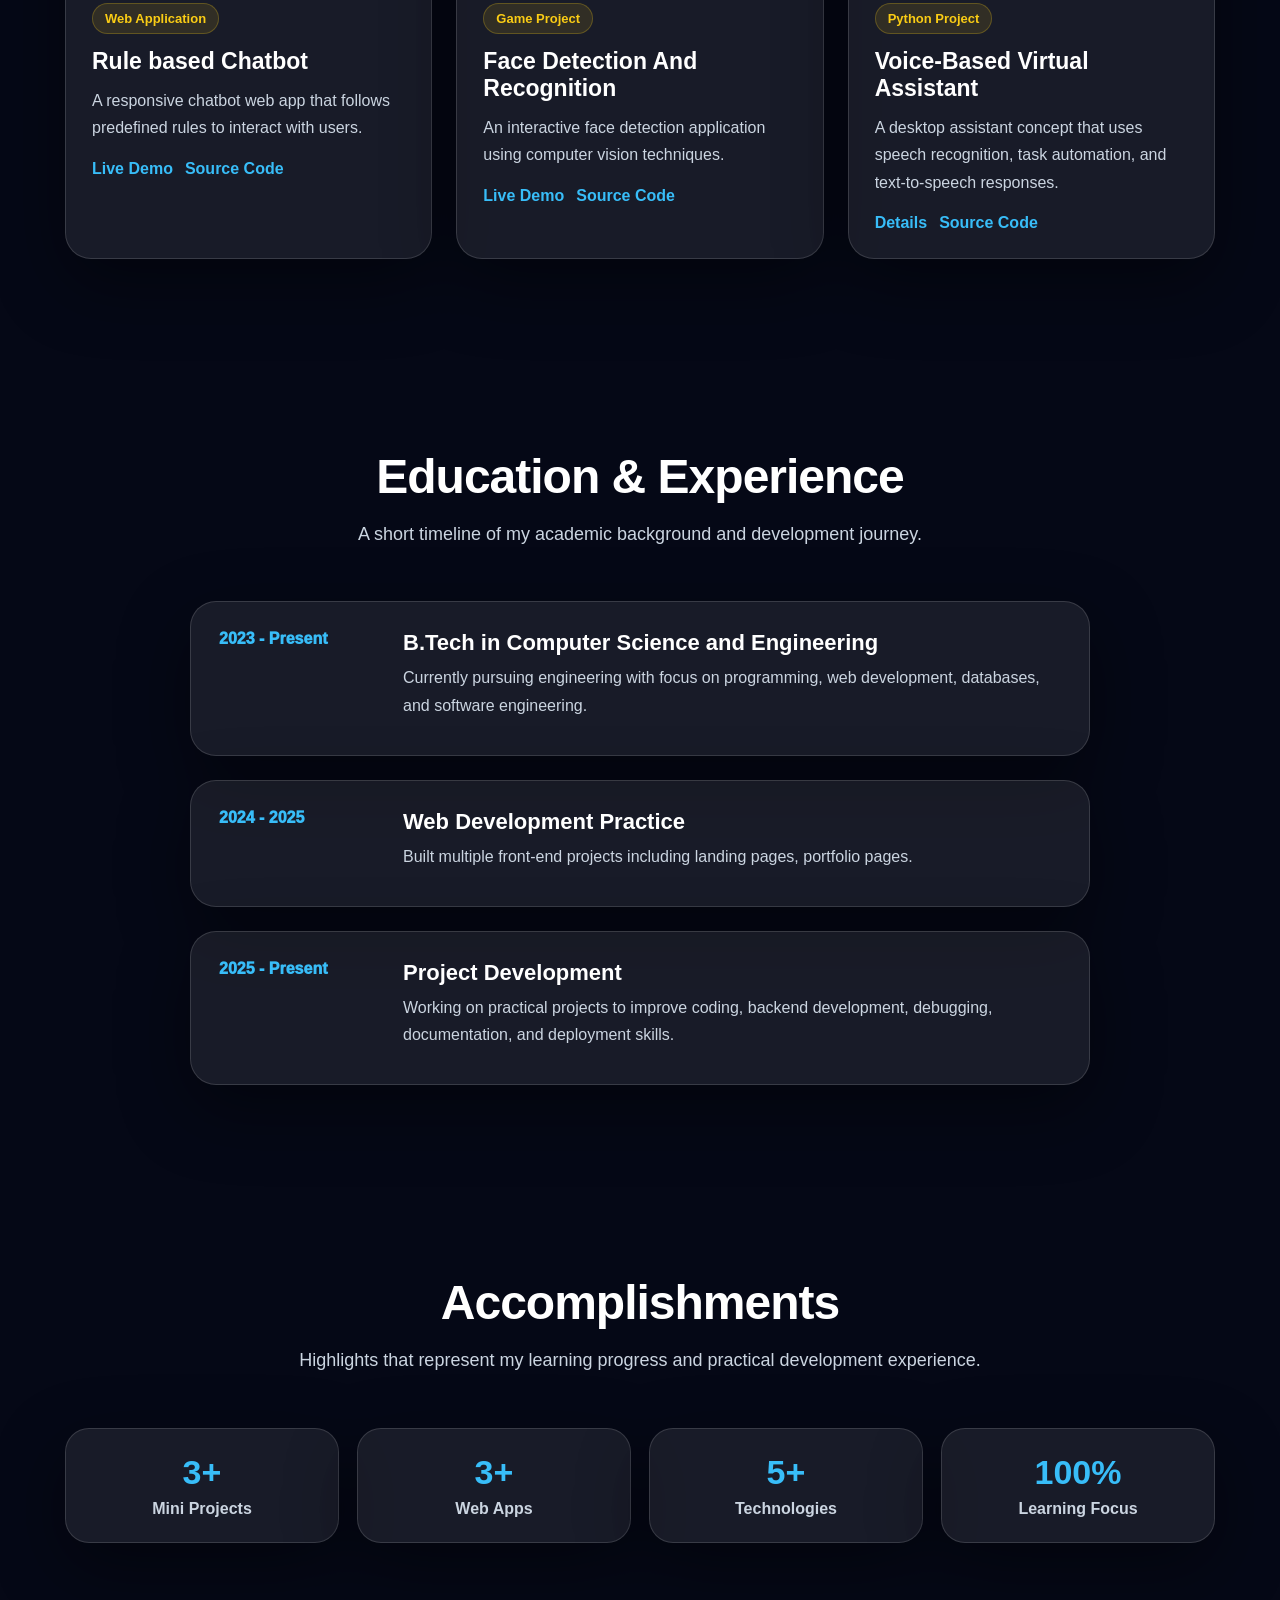
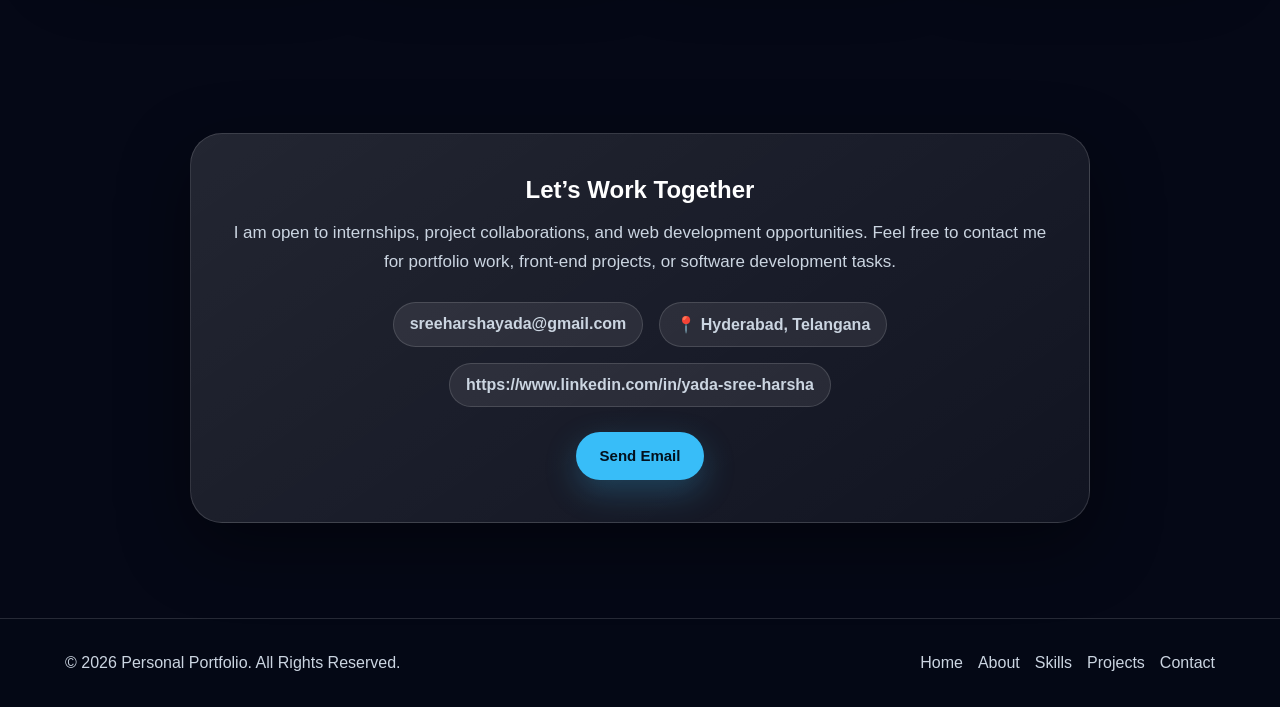
<file: PRODIGY_WD_04/index.html>
<!DOCTYPE html>
<html lang="en">
<head>
  <meta charset="UTF-8" />
  <meta name="viewport" content="width=device-width, initial-scale=1.0" />
  <title>Personal Portfolio Website</title>

  <style>
    * {
      margin: 0;
      padding: 0;
      box-sizing: border-box;
      font-family: "Segoe UI", Tahoma, Geneva, Verdana, sans-serif;
    }

    :root {
      --bg: #050816;
      --card: rgba(255, 255, 255, 0.08);
      --primary: #38bdf8;
      --secondary: #8b5cf6;
      --accent: #facc15;
      --text: #ffffff;
      --muted: #cbd5e1;
      --border: rgba(255, 255, 255, 0.14);
      --shadow: 0 24px 70px rgba(0, 0, 0, 0.42);
    }

    html {
      scroll-behavior: smooth;
    }

    body {
      min-height: 100vh;
      background: var(--bg);
      color: var(--text);
      overflow-x: hidden;
    }

    body::before {
      content: "";
      position: fixed;
      inset: 0;
      background:
        radial-gradient(circle at 20% 20%, rgba(56, 189, 248, 0.17), transparent 28%),
        radial-gradient(circle at 80% 10%, rgba(139, 92, 246, 0.18), transparent 30%),
        radial-gradient(circle at 50% 95%, rgba(250, 204, 21, 0.1), transparent 32%);
      pointer-events: none;
      z-index: -2;
    }

    body::after {
      content: "";
      position: fixed;
      inset: 0;
      background-image:
        linear-gradient(rgba(255, 255, 255, 0.035) 1px, transparent 1px),
        linear-gradient(90deg, rgba(255, 255, 255, 0.035) 1px, transparent 1px);
      background-size: 44px 44px;
      mask-image: linear-gradient(to bottom, black, transparent 85%);
      pointer-events: none;
      z-index: -1;
    }

    a {
      color: inherit;
      text-decoration: none;
    }

    .container {
      width: min(1150px, 92%);
      margin: auto;
    }

    /* NAVBAR */
    .navbar {
      position: fixed;
      top: 18px;
      left: 50%;
      transform: translateX(-50%);
      width: min(1150px, 92%);
      padding: 16px 28px;
      display: flex;
      align-items: center;
      justify-content: space-between;
      border-radius: 999px;
      background: rgba(5, 8, 22, 0.68);
      border: 1px solid var(--border);
      backdrop-filter: blur(18px);
      box-shadow: 0 14px 50px rgba(0, 0, 0, 0.28);
      z-index: 999;
      transition: all 0.35s ease;
    }

    .navbar.scrolled {
      top: 0;
      width: 100%;
      border-radius: 0;
      padding: 13px 7%;
      background: rgba(5, 8, 22, 0.96);
      border-color: rgba(56, 189, 248, 0.16);
    }

    .logo {
      display: flex;
      align-items: center;
      gap: 10px;
      font-size: 24px;
      font-weight: 950;
    }

    .logo-icon {
      width: 38px;
      height: 38px;
      display: grid;
      place-items: center;
      border-radius: 14px;
      background: linear-gradient(135deg, var(--primary), var(--secondary));
      box-shadow: 0 0 24px rgba(56, 189, 248, 0.35);
      color: #050816;
    }

    .logo span:last-child span {
      color: var(--primary);
    }

    .nav-links {
      display: flex;
      align-items: center;
      gap: 8px;
      list-style: none;
    }

    .nav-links a {
      display: inline-block;
      padding: 10px 15px;
      color: var(--muted);
      font-size: 15px;
      font-weight: 750;
      border-radius: 999px;
      transition: all 0.28s ease;
    }

    .nav-links a:hover,
    .nav-links a.active {
      color: #03111d;
      background: var(--primary);
      box-shadow: 0 0 22px rgba(56, 189, 248, 0.45);
    }

    .nav-cta {
      background: #ffffff !important;
      color: #050816 !important;
    }

    .nav-cta:hover {
      background: var(--primary) !important;
    }

    .menu-btn {
      display: none;
      background: transparent;
      border: none;
      color: white;
      font-size: 30px;
      cursor: pointer;
    }

    /* HERO */
    .hero {
      min-height: 100vh;
      display: flex;
      align-items: center;
      padding: 135px 0 85px;
    }

    .hero-grid {
      display: grid;
      grid-template-columns: 1.05fr 0.95fr;
      gap: 48px;
      align-items: center;
    }

    .badge {
      display: inline-flex;
      align-items: center;
      gap: 8px;
      padding: 9px 14px;
      margin-bottom: 22px;
      border-radius: 999px;
      background: rgba(56, 189, 248, 0.1);
      border: 1px solid rgba(56, 189, 248, 0.25);
      color: #cffafe;
      font-weight: 850;
    }

    .hero h1 {
      font-size: clamp(42px, 6vw, 72px);
      line-height: 1.04;
      letter-spacing: -2px;
      margin-bottom: 22px;
    }

    .gradient-text {
      background: linear-gradient(135deg, var(--primary), #c4b5fd, var(--accent));
      -webkit-background-clip: text;
      background-clip: text;
      color: transparent;
    }

    .hero p,
    .section-header p,
    .card p,
    .about-content p,
    .timeline-content p,
    .contact-box p {
      color: var(--muted);
      line-height: 1.7;
    }

    .hero p {
      font-size: 18px;
      margin-bottom: 30px;
      max-width: 650px;
    }

    .hero-actions {
      display: flex;
      flex-wrap: wrap;
      gap: 15px;
      margin-bottom: 34px;
    }

    .btn {
      display: inline-flex;
      align-items: center;
      justify-content: center;
      min-height: 48px;
      padding: 13px 23px;
      border: 1px solid transparent;
      border-radius: 999px;
      font-weight: 900;
      cursor: pointer;
      transition: all 0.3s ease;
      font-size: 15px;
    }

    .btn-primary {
      background: var(--primary);
      color: #03111d;
      box-shadow: 0 12px 32px rgba(56, 189, 248, 0.25);
    }

    .btn-primary:hover,
    .btn-outline:hover,
    .card:hover {
      transform: translateY(-4px);
    }

    .btn-outline {
      background: rgba(255, 255, 255, 0.07);
      border-color: var(--border);
      color: white;
    }

    .quick-info {
      display: grid;
      grid-template-columns: repeat(3, 1fr);
      gap: 14px;
      max-width: 650px;
    }

    .quick-card {
      padding: 17px;
      border-radius: 18px;
      background: var(--card);
      border: 1px solid var(--border);
    }

    .quick-card h3 {
      color: var(--primary);
      font-size: 26px;
      margin-bottom: 4px;
    }

    .quick-card p {
      margin: 0;
      font-size: 14px;
      color: var(--muted);
    }

    .profile-card {
      position: relative;
      padding: 32px;
      border-radius: 34px;
      background: linear-gradient(145deg, rgba(255, 255, 255, 0.13), rgba(255, 255, 255, 0.05));
      border: 1px solid var(--border);
      box-shadow: var(--shadow);
      overflow: hidden;
    }

    .profile-card::before,
    .profile-card::after {
      content: "";
      position: absolute;
      border-radius: 50%;
      filter: blur(8px);
    }

    .profile-card::before {
      width: 260px;
      height: 260px;
      right: -85px;
      top: -85px;
      background: rgba(56, 189, 248, 0.17);
    }

    .profile-card::after {
      width: 180px;
      height: 180px;
      left: -70px;
      bottom: -70px;
      background: rgba(139, 92, 246, 0.18);
    }

    .profile-inner {
      position: relative;
      z-index: 1;
      text-align: center;
    }

    .profile-photo {
      width: 230px;
      height: 230px;
      margin: 0 auto 24px;
      border-radius: 50%;
      background:
        linear-gradient(rgba(5, 8, 22, 0.25), rgba(5, 8, 22, 0.25)),
        linear-gradient(135deg, var(--primary), var(--secondary), var(--accent));
      border: 5px solid rgba(255, 255, 255, 0.18);
      display: grid;
      place-items: center;
      font-size: 72px;
      font-weight: 950;
      color: #050816;
      box-shadow: 0 0 45px rgba(56, 189, 248, 0.25);
    }

    .profile-inner h2 {
      font-size: 30px;
      margin-bottom: 8px;
    }

    .profile-inner p {
      color: var(--muted);
      line-height: 1.7;
      margin-bottom: 22px;
    }

    .social-links {
      display: flex;
      justify-content: center;
      gap: 12px;
      flex-wrap: wrap;
    }

    .social-links a {
      padding: 10px 14px;
      border-radius: 999px;
      background: rgba(255, 255, 255, 0.08);
      border: 1px solid var(--border);
      color: var(--muted);
      font-weight: 800;
      transition: 0.3s ease;
    }

    .social-links a:hover {
      background: var(--primary);
      color: #050816;
    }

    /* COMMON SECTIONS */
    section:not(.hero) {
      padding: 95px 0;
    }

    .section-header {
      max-width: 760px;
      text-align: center;
      margin: 0 auto 52px;
    }

    .section-header h2 {
      font-size: clamp(32px, 4vw, 48px);
      letter-spacing: -1px;
      margin-bottom: 15px;
    }

    .section-header p {
      font-size: 18px;
    }

    /* ABOUT */
    .about-grid {
      display: grid;
      grid-template-columns: 0.9fr 1.1fr;
      gap: 35px;
      align-items: center;
    }

    .about-card {
      min-height: 430px;
      border-radius: 32px;
      padding: 34px;
      background: linear-gradient(145deg, rgba(56, 189, 248, 0.12), rgba(139, 92, 246, 0.1));
      border: 1px solid var(--border);
      box-shadow: var(--shadow);
      display: flex;
      flex-direction: column;
      justify-content: flex-end;
    }

    .about-card h3 {
      font-size: 32px;
      margin-bottom: 12px;
    }

    .about-card p {
      color: var(--muted);
      line-height: 1.8;
    }

    .about-content h2 {
      font-size: clamp(32px, 4vw, 48px);
      margin-bottom: 18px;
    }

    .about-content p {
      margin-bottom: 18px;
      font-size: 17px;
    }

    .check-list {
      list-style: none;
      display: grid;
      gap: 13px;
      margin-top: 22px;
    }

    .check-list li {
      color: #e2e8f0;
      font-weight: 700;
    }

    .check-list li::before {
      content: "✓";
      color: var(--primary);
      font-weight: 950;
      margin-right: 10px;
    }

    /* SKILLS */
    .cards-grid {
      display: grid;
      grid-template-columns: repeat(3, 1fr);
      gap: 24px;
    }

    .card {
      padding: 30px;
      border-radius: 26px;
      background: var(--card);
      border: 1px solid var(--border);
      box-shadow: var(--shadow);
      transition: all 0.35s ease;
    }

    .card:hover {
      border-color: rgba(56, 189, 248, 0.45);
    }

    .icon {
      width: 56px;
      height: 56px;
      display: grid;
      place-items: center;
      border-radius: 18px;
      background: rgba(56, 189, 248, 0.12);
      color: var(--primary);
      font-size: 28px;
      margin-bottom: 20px;
    }

    .card h3 {
      font-size: 23px;
      margin-bottom: 12px;
    }

    .skill-tags {
      display: flex;
      flex-wrap: wrap;
      gap: 10px;
      margin-top: 18px;
    }

    .skill-tags span {
      padding: 8px 12px;
      border-radius: 999px;
      color: #cffafe;
      background: rgba(56, 189, 248, 0.1);
      border: 1px solid rgba(56, 189, 248, 0.22);
      font-weight: 800;
      font-size: 13px;
    }

    /* PROJECTS */
    .project-card {
      padding: 0;
      overflow: hidden;
    }

    .project-img {
      height: 190px;
      display: grid;
      place-items: center;
      font-size: 52px;
      background: linear-gradient(135deg, rgba(56, 189, 248, 0.75), rgba(139, 92, 246, 0.8));
    }

    .project-body {
      padding: 26px;
    }

    .project-tag {
      display: inline-block;
      margin-bottom: 14px;
      padding: 7px 12px;
      border-radius: 999px;
      background: rgba(250, 204, 21, 0.11);
      border: 1px solid rgba(250, 204, 21, 0.24);
      color: var(--accent);
      font-size: 13px;
      font-weight: 900;
    }

    .project-links {
      display: flex;
      gap: 12px;
      margin-top: 18px;
      flex-wrap: wrap;
    }

    .project-links a {
      color: var(--primary);
      font-weight: 850;
    }

    /* TIMELINE */
    .timeline {
      position: relative;
      display: grid;
      gap: 24px;
      max-width: 900px;
      margin: auto;
    }

    .timeline-item {
      display: grid;
      grid-template-columns: 160px 1fr;
      gap: 24px;
      padding: 28px;
      border-radius: 26px;
      background: var(--card);
      border: 1px solid var(--border);
      box-shadow: var(--shadow);
    }

    .timeline-date {
      color: var(--primary);
      font-weight: 950;
    }

    .timeline-content h3 {
      font-size: 22px;
      margin-bottom: 8px;
    }

    .timeline-content p {
      margin-bottom: 8px;
    }

    /* ACCOMPLISHMENTS */
    .achievement-grid {
      display: grid;
      grid-template-columns: repeat(4, 1fr);
      gap: 18px;
    }

    .achievement-box {
      padding: 24px;
      border-radius: 24px;
      text-align: center;
      background: var(--card);
      border: 1px solid var(--border);
      box-shadow: var(--shadow);
    }

    .achievement-box h3 {
      color: var(--primary);
      font-size: 34px;
      margin-bottom: 8px;
    }

    .achievement-box p {
      color: var(--muted);
      font-weight: 750;
    }

    /* CONTACT */
    .contact-box {
      max-width: 900px;
      margin: auto;
      padding: 42px;
      border-radius: 32px;
      text-align: center;
      background: linear-gradient(145deg, rgba(255, 255, 255, 0.12), rgba(255, 255, 255, 0.05));
      border: 1px solid var(--border);
      box-shadow: var(--shadow);
    }

    .contact-box p {
      margin: 15px 0 25px;
      font-size: 17px;
    }

    .contact-info {
      display: flex;
      justify-content: center;
      gap: 16px;
      flex-wrap: wrap;
      margin: 25px 0;
    }

    .contact-info span {
      padding: 12px 16px;
      border-radius: 999px;
      background: rgba(255, 255, 255, 0.08);
      border: 1px solid var(--border);
      color: var(--muted);
      font-weight: 750;
    }

    footer {
      padding: 35px 0;
      border-top: 1px solid var(--border);
      background: rgba(5, 8, 22, 0.88);
    }

    .footer-content {
      display: flex;
      justify-content: space-between;
      align-items: center;
      gap: 18px;
      flex-wrap: wrap;
      color: var(--muted);
    }

    .footer-links {
      display: flex;
      gap: 15px;
      flex-wrap: wrap;
    }

    .footer-links a {
      color: var(--muted);
      transition: color 0.25s ease;
    }

    .footer-links a:hover {
      color: var(--primary);
    }

    .reveal {
      opacity: 0;
      transform: translateY(35px);
      transition: all 0.7s ease;
    }

    .reveal.show {
      opacity: 1;
      transform: translateY(0);
    }

    @media (max-width: 980px) {
      .hero-grid,
      .about-grid {
        grid-template-columns: 1fr;
      }

      .cards-grid {
        grid-template-columns: repeat(2, 1fr);
      }

      .achievement-grid {
        grid-template-columns: repeat(2, 1fr);
      }
    }

    @media (max-width: 768px) {
      .navbar,
      .navbar.scrolled {
        top: 0;
        width: 100%;
        border-radius: 0;
        padding: 14px 22px;
      }

      .menu-btn {
        display: block;
      }

      .nav-links {
        position: absolute;
        top: 66px;
        left: 0;
        width: 100%;
        flex-direction: column;
        align-items: stretch;
        gap: 0;
        max-height: 0;
        overflow: hidden;
        background: rgba(5, 8, 22, 0.98);
        border-bottom: 1px solid var(--border);
        transition: max-height 0.35s ease;
      }

      .nav-links.show {
        max-height: 500px;
      }

      .nav-links a {
        width: 100%;
        border-radius: 0;
        padding: 16px 28px;
      }

      .nav-cta {
        background: transparent !important;
        color: var(--muted) !important;
      }

      .nav-cta:hover {
        background: var(--primary) !important;
        color: #050816 !important;
      }

      .hero {
        padding-top: 105px;
      }

      .quick-info,
      .cards-grid,
      .achievement-grid {
        grid-template-columns: 1fr;
      }

      .timeline-item {
        grid-template-columns: 1fr;
      }

      .profile-card,
      .about-card,
      .contact-box {
        padding: 24px;
      }

      section:not(.hero) {
        padding: 75px 0;
      }
    }
  </style>
</head>
<body>

  <!-- NAVIGATION -->
  <nav class="navbar" id="navbar">
    <a href="#home" class="logo" aria-label="Portfolio Home">
      <span class="logo-icon">P</span>
      <span>My<span>Portfolio</span></span>
    </a>

    <button class="menu-btn" id="menuBtn" aria-label="Open navigation menu">☰</button>

    <ul class="nav-links" id="navLinks">
      <li><a href="#home" class="active">Home</a></li>
      <li><a href="#about">About</a></li>
      <li><a href="#skills">Skills</a></li>
      <li><a href="#projects">Projects</a></li>
      <li><a href="#experience">Experience</a></li>
      <li><a href="#contact" class="nav-cta">Contact</a></li>
    </ul>
  </nav>

  <!-- HOME -->
  <section class="hero" id="home">
    <div class="container hero-grid">
      <div class="hero-content reveal show">
        <div class="badge">👋 Hello, I am a Web Developer</div>
        <h1>I build modern, responsive, and user-friendly <span class="gradient-text">web experiences</span>.</h1>
        <p>
          I am a passionate web developer skilled in creating attractive websites,
          interactive applications, and clean user interfaces using HTML, CSS, JavaScript,
          and modern development practices.
        </p>
        <div class="hero-actions">
          <a href="#projects" class="btn btn-primary">View My Projects →</a>
          <a href="#contact" class="btn btn-outline">Hire Me</a>
        </div>
        <div class="quick-info">
          <div class="quick-card">
            <h3>10+</h3>
            <p>Projects Built</p>
          </div>
          <div class="quick-card">
            <h3>5+</h3>
            <p>Core Skills</p>
          </div>
          <div class="quick-card">
            <h3>100%</h3>
            <p>Responsive Design</p>
          </div>
        </div>
      </div>

      <div class="profile-card reveal show">
        <div class="profile-inner">
          <div class="profile-photo">SH</div>
          <h2>Sree Harsha</h2>
          <p>
            Front-End Web Developer | Backend Developer | Student Developer
          </p>
          <div class="social-links">
            <a href="#">GitHub</a>
            <a href="#">LinkedIn</a>
            <a href="#">Resume</a>
          </div>
        </div>
      </div>
    </div>
  </section>

  <!-- ABOUT -->
  <section id="about">
    <div class="container about-grid">
      <div class="about-card reveal">
        <h3>About Me</h3>
        <p>
          I enjoy turning ideas into real web applications. My focus is on clean design,
          responsive layouts, and smooth user interaction.
        </p>
      </div>

      <div class="about-content reveal">
        <h2>Background, Education, and Professional Journey</h2>
        <p>
          I am a Computer Science student and aspiring web developer with strong interest
          in front-end development, user interface design, and practical project building.
          I like creating websites that are visually appealing, easy to use, and useful for real users.
        </p>
        <p>
          My education has helped me understand programming fundamentals, web technologies,
          databases, software engineering concepts, and problem-solving. I continuously improve
          my skills by building projects such as portfolios, games, dashboards, and web applications.
        </p>
        <p>
          Professionally, I am looking for opportunities where I can apply my technical knowledge,
          work with teams, learn industry practices, and contribute to meaningful software solutions.
        </p>

        <ul class="check-list">
          <li>B.Tech Computer Science and Engineering student</li>
          <li>Interested in web development and software projects</li>
          <li>Strong foundation in HTML, CSS, JavaScript, and Python</li>
          <li>Focused on responsive design and clean user experience</li>
        </ul>
      </div>
    </div>
  </section>

  <!-- SKILLS -->
  <section id="skills">
    <div class="container">
      <div class="section-header reveal">
        <h2>My Skills</h2>
        <p>These are the technical and professional skills I use to build websites and web applications.</p>
      </div>

      <div class="cards-grid">
        <div class="card reveal">
          <div class="icon">💻</div>
          <h3>Front-End Development</h3>
          <p>Building responsive and interactive user interfaces using core web technologies.</p>
          <div class="skill-tags">
            <span>HTML</span>
            <span>CSS</span>
            <span>JavaScript</span>
          </div>
        </div>

        <div class="card reveal">
          <div class="icon">🎨</div>
          <h3>Backend Developer</h3>
          <p>Designing clean layouts, attractive sections, readable typography, and modern visual styles.</p>
          <div class="skill-tags">
            <span>Responsive Design</span>
            <span>Layout</span>
            <span>UX</span>
          </div>
        </div>

        <div class="card reveal">
          <div class="icon">⚙️</div>
          <h3>Programming</h3>
          <p>Writing logical code, solving problems, and developing simple applications and tools.</p>
          <div class="skill-tags">
            <span>Python</span>
            <span>Java</span>
            <span>C</span>
          </div>
        </div>

        <div class="card reveal">
          <div class="icon">🗄️</div>
          <h3>Database Basics</h3>
          <p>Understanding data storage, tables, queries, and basic database management concepts.</p>
          <div class="skill-tags">
            <span>SQL</span>
            <span>MySQL</span>
            <span>DBMS</span>
          </div>
        </div>

        <div class="card reveal">
          <div class="icon">🔧</div>
          <h3>Tools</h3>
          <p>Using developer tools to write, test, debug, and manage project files efficiently.</p>
          <div class="skill-tags">
            <span>VS Code</span>
            <span>GitHub</span>
            <span>Chrome DevTools</span>
          </div>
        </div>

        <div class="card reveal">
          <div class="icon">🤝</div>
          <h3>Soft Skills</h3>
          <p>Communicating clearly, learning quickly, managing tasks, and working with dedication.</p>
          <div class="skill-tags">
            <span>Teamwork</span>
            <span>Communication</span>
            <span>Problem Solving</span>
          </div>
        </div>
      </div>
    </div>
  </section>

  <!-- PROJECTS -->
  <section id="projects">
    <div class="container">
      <div class="section-header reveal">
        <h2>Featured Projects</h2>
        <p>Some project examples that show my web development and application-building skills.</p>
      </div>

      <div class="cards-grid">
        <div class="card project-card reveal">
          <div class="project-img"></div>
          <div class="project-body">
            <span class="project-tag">Web Application</span>
            <h3>Rule based Chatbot</h3>
            <p>A responsive chatbot web app that follows predefined rules to interact with users.</p>
            <div class="project-links">
              <a href="#">Live Demo</a>
              <a href="#">Source Code</a>
            </div>
          </div>
        </div>

        <div class="card project-card reveal">
          <div class="project-img"></div>
          <div class="project-body">
            <span class="project-tag">Game Project</span>
            <h3>Face Detection And Recognition</h3>
            <p>An interactive face detection application using computer vision techniques.</p>
            <div class="project-links">
              <a href="#">Live Demo</a>
              <a href="#">Source Code</a>
            </div>
          </div>
        </div>

        <div class="card project-card reveal">
          <div class="project-img">🎙️</div>
          <div class="project-body">
            <span class="project-tag">Python Project</span>
            <h3>Voice-Based Virtual Assistant</h3>
            <p>A desktop assistant concept that uses speech recognition, task automation, and text-to-speech responses.</p>
            <div class="project-links">
              <a href="#">Details</a>
              <a href="#">Source Code</a>
            </div>
          </div>
        </div>
      </div>
    </div>
  </section>

  <!-- EXPERIENCE AND EDUCATION -->
  <section id="experience">
    <div class="container">
      <div class="section-header reveal">
        <h2>Education & Experience</h2>
        <p>A short timeline of my academic background and development journey.</p>
      </div>

      <div class="timeline">
        <div class="timeline-item reveal">
          <div class="timeline-date">2023 - Present</div>
          <div class="timeline-content">
            <h3>B.Tech in Computer Science and Engineering</h3>
            <p>Currently pursuing engineering with focus on programming, web development, databases, and software engineering.</p>
          </div>
        </div>

        <div class="timeline-item reveal">
          <div class="timeline-date">2024 - 2025</div>
          <div class="timeline-content">
            <h3>Web Development Practice</h3>
            <p>Built multiple front-end projects including landing pages, portfolio pages.</p>
          </div>
        </div>

        <div class="timeline-item reveal">
          <div class="timeline-date">2025 - Present</div>
          <div class="timeline-content">
            <h3>Project Development</h3>
            <p>Working on practical projects to improve coding, backend development, debugging, documentation, and deployment skills.</p>
          </div>
        </div>
      </div>
    </div>
  </section>

  <!-- ACCOMPLISHMENTS -->
  <section id="accomplishments">
    <div class="container">
      <div class="section-header reveal">
        <h2>Accomplishments</h2>
        <p>Highlights that represent my learning progress and practical development experience.</p>
      </div>

      <div class="achievement-grid">
        <div class="achievement-box reveal">
          <h3>3+</h3>
          <p>Mini Projects</p>
        </div>
        <div class="achievement-box reveal">
          <h3>3+</h3>
          <p>Web Apps</p>
        </div>
        <div class="achievement-box reveal">
          <h3>5+</h3>
          <p>Technologies</p>
        </div>
        <div class="achievement-box reveal">
          <h3>100%</h3>
          <p>Learning Focus</p>
        </div>
      </div>
    </div>
  </section>

  <!-- CONTACT -->
  <section id="contact">
    <div class="container">
      <div class="contact-box reveal">
        <h2>Let’s Work Together</h2>
        <p>
          I am open to internships, project collaborations, and web development opportunities.
          Feel free to contact me for portfolio work, front-end projects, or software development tasks.
        </p>

        <div class="contact-info">
          <span>sreeharshayada@gmail.com</span>
          <span>📍 Hyderabad, Telangana</span>
          <span>https://www.linkedin.com/in/yada-sree-harsha
            </span>
        </div>

        <a href="mailto:yourmail@example.com" class="btn btn-primary">Send Email</a>
      </div>
    </div>
  </section>

  <!-- FOOTER -->
  <footer>
    <div class="container footer-content">
      <p>© 2026 Personal Portfolio. All Rights Reserved.</p>
      <div class="footer-links">
        <a href="#home">Home</a>
        <a href="#about">About</a>
        <a href="#skills">Skills</a>
        <a href="#projects">Projects</a>
        <a href="#contact">Contact</a>
      </div>
    </div>
  </footer>

  <script>
    const navbar = document.getElementById("navbar");
    const menuBtn = document.getElementById("menuBtn");
    const navLinks = document.getElementById("navLinks");
    const navItems = document.querySelectorAll(".nav-links a");
    const sections = document.querySelectorAll("section[id]");
    const revealElements = document.querySelectorAll(".reveal");

    function updateNavbar() {
      if (window.scrollY > 60) {
        navbar.classList.add("scrolled");
      } else {
        navbar.classList.remove("scrolled");
      }
    }

    function updateActiveLink() {
      let current = "home";

      sections.forEach(section => {
        const top = section.offsetTop - 170;
        const height = section.offsetHeight;

        if (window.scrollY >= top && window.scrollY < top + height) {
          current = section.getAttribute("id");
        }
      });

      navItems.forEach(link => {
        link.classList.remove("active");

        if (link.getAttribute("href") === `#${current}`) {
          link.classList.add("active");
        }
      });
    }

    function revealOnScroll() {
      revealElements.forEach(element => {
        const elementTop = element.getBoundingClientRect().top;
        const revealPoint = 115;

        if (elementTop < window.innerHeight - revealPoint) {
          element.classList.add("show");
        }
      });
    }

    window.addEventListener("scroll", () => {
      updateNavbar();
      updateActiveLink();
      revealOnScroll();
    });

    menuBtn.addEventListener("click", () => {
      navLinks.classList.toggle("show");
      menuBtn.textContent = navLinks.classList.contains("show") ? "✕" : "☰";
    });

    navItems.forEach(link => {
      link.addEventListener("click", () => {
        navLinks.classList.remove("show");
        menuBtn.textContent = "☰";
      });
    });

    updateNavbar();
    updateActiveLink();
    revealOnScroll();
  </script>
</body>
</html>
</file>
